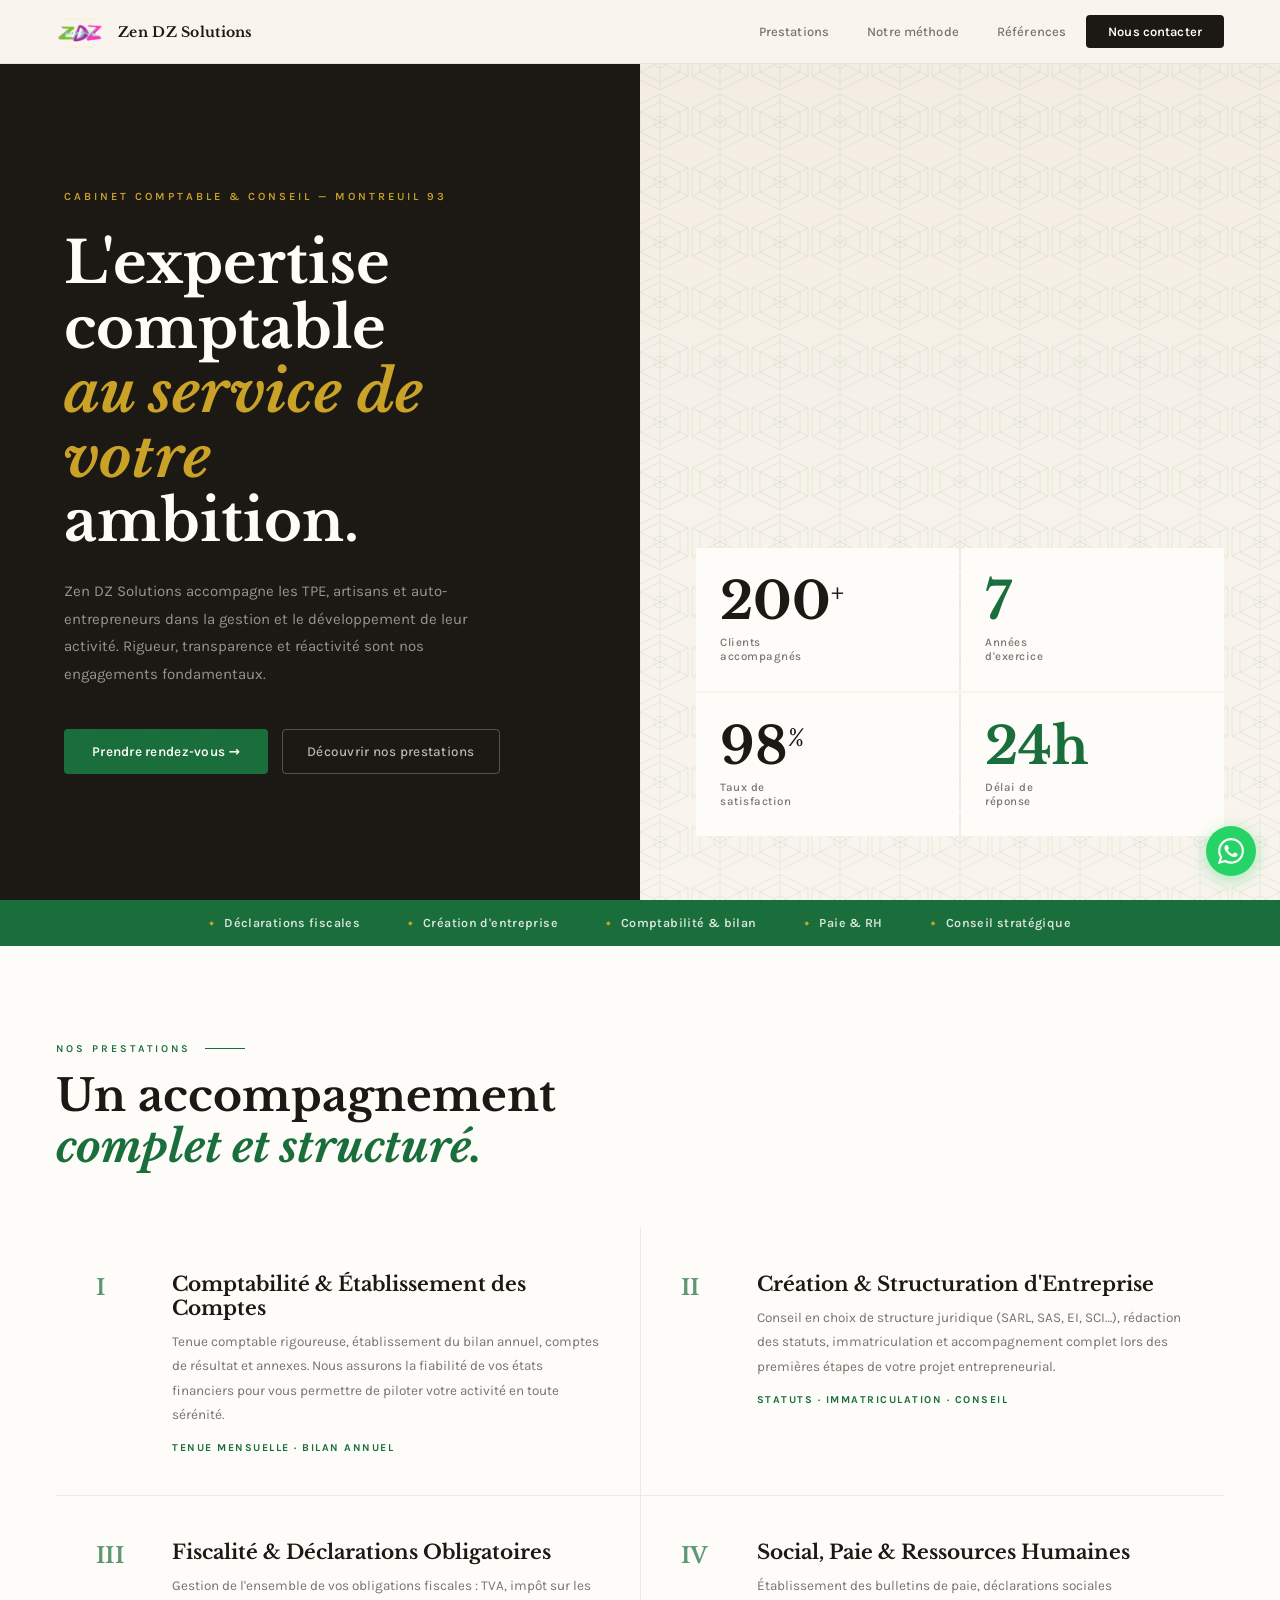
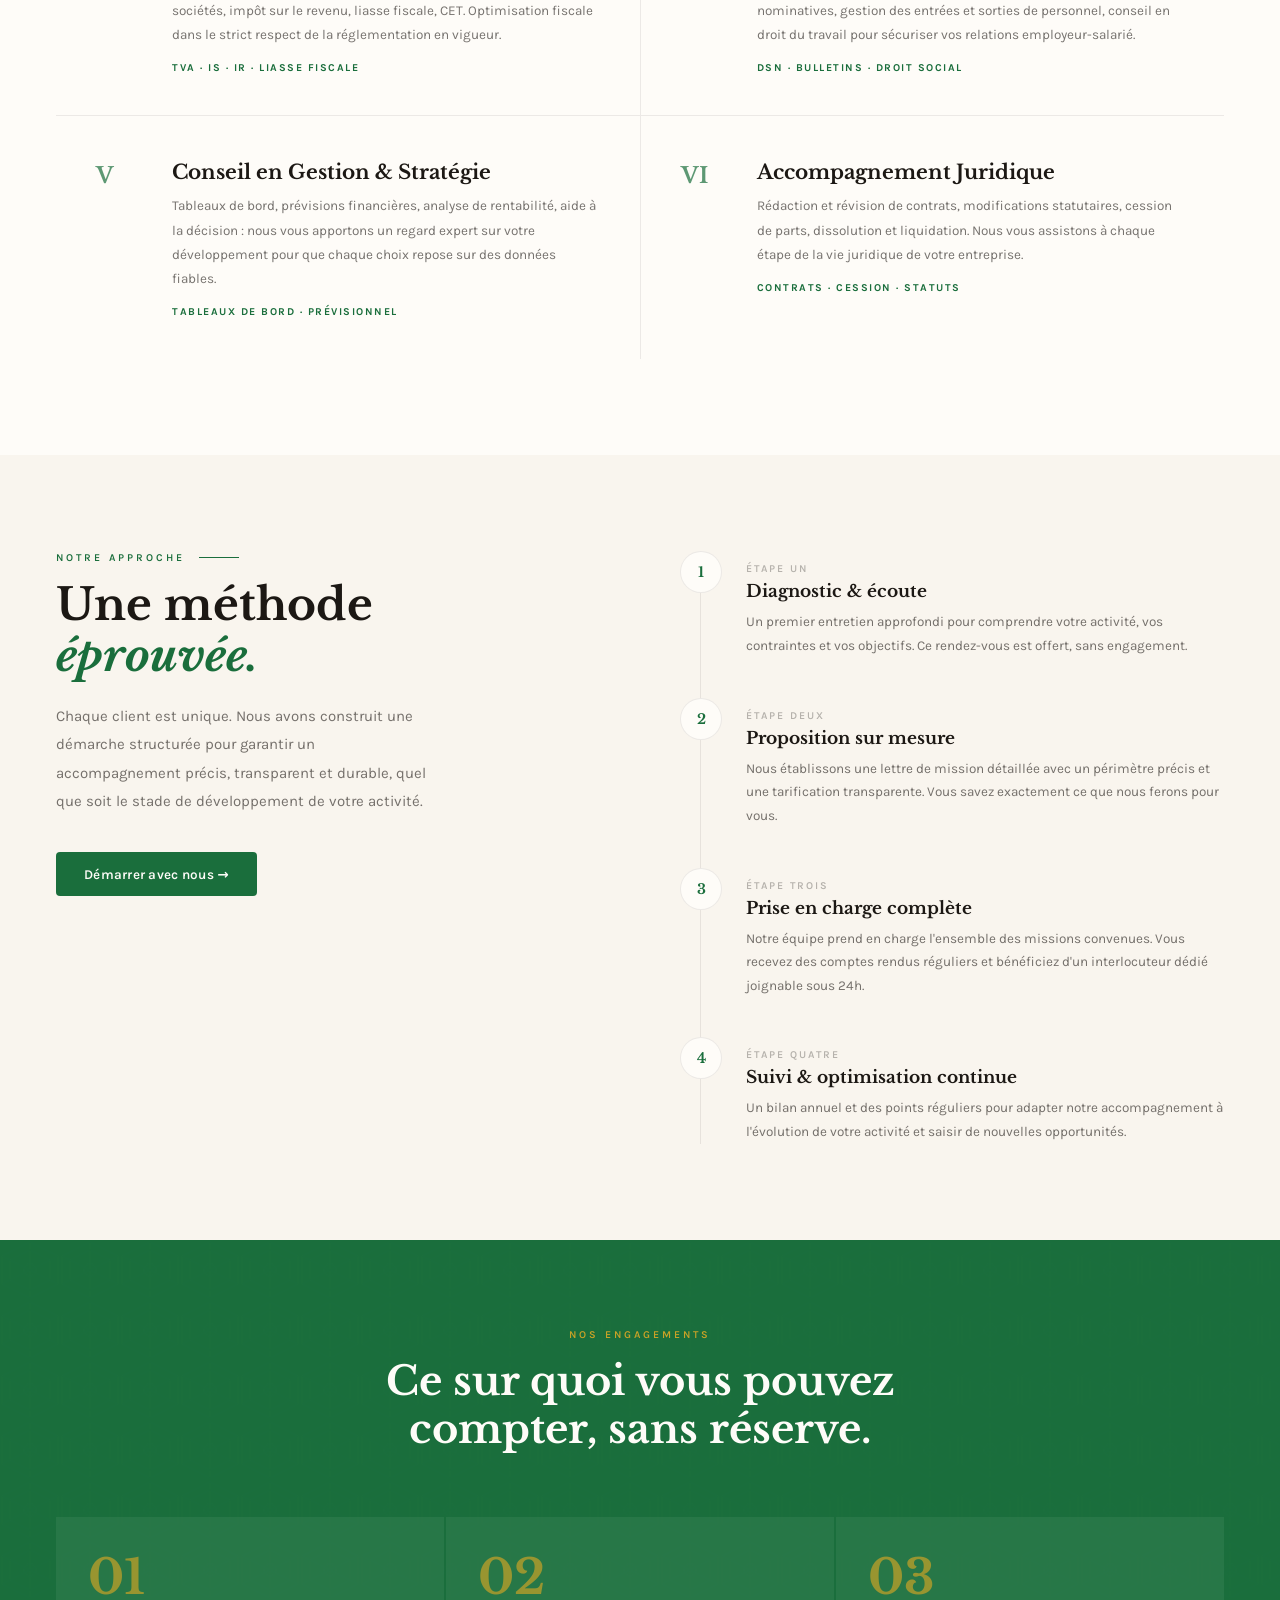
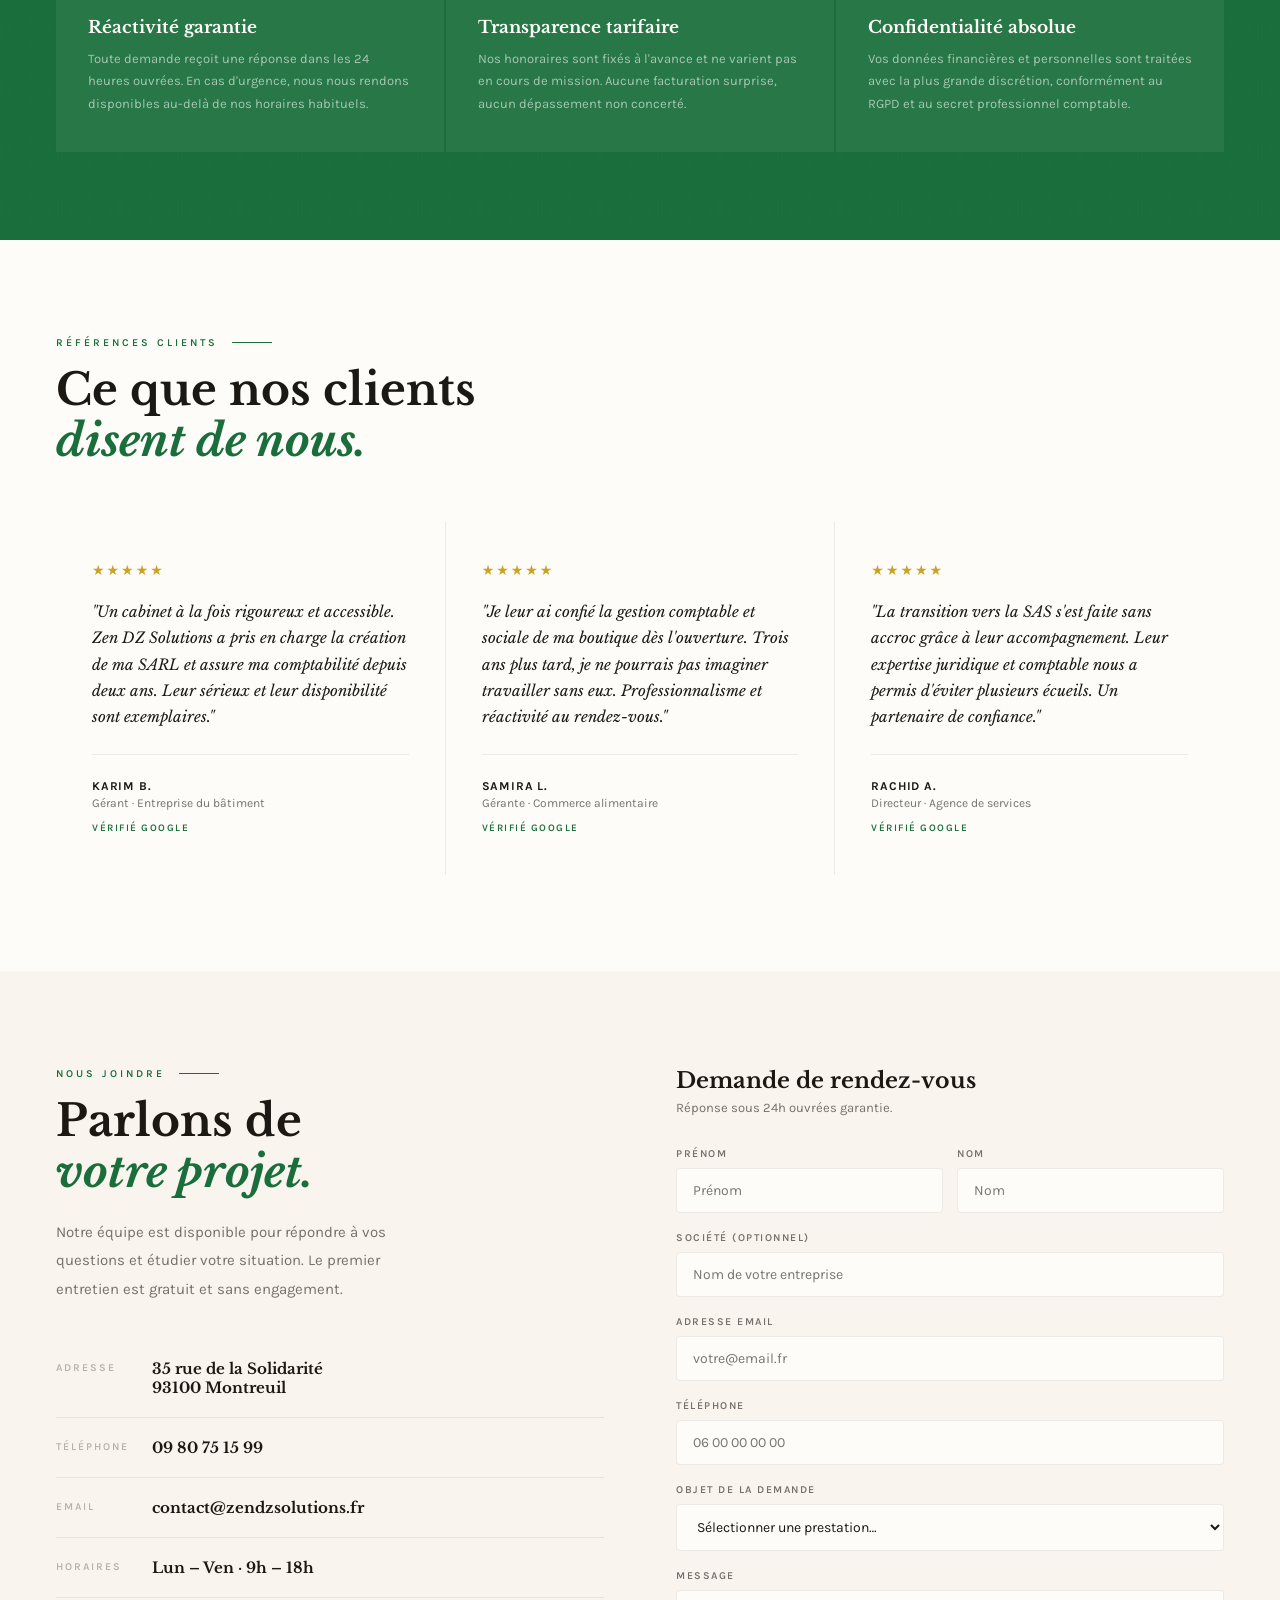
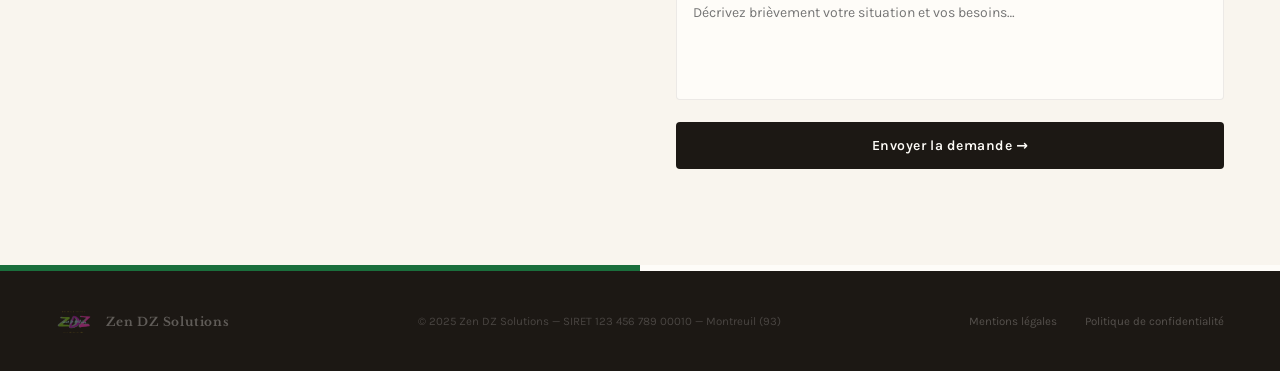
<file: maquette-4-medina/index.html>
<!DOCTYPE html>
<html lang="fr">
<head>
  <meta charset="UTF-8" />
  <meta name="viewport" content="width=device-width, initial-scale=1.0" />
  <title>Zen DZ Solutions — Cabinet Comptable & Conseil · Montreuil</title>
  <meta name="description" content="Cabinet de comptabilité et de conseil aux entreprises. Expertise reconnue, accompagnement personnalisé pour TPE et PME à Montreuil (93)." />
  <link rel="preconnect" href="https://fonts.googleapis.com" />
  <link rel="preconnect" href="https://fonts.gstatic.com" crossorigin />
  <link href="https://fonts.googleapis.com/css2?family=Libre+Baskerville:ital,wght@0,400;0,700;1,400&family=Karla:wght@400;500;600;700&display=swap" rel="stylesheet" />
  <link rel="stylesheet" href="css/styles.css" />
</head>
<body>

<!-- ===================== NAV ===================== -->
<nav id="navbar">
  <a href="#" class="nav-brand">
    <img src="images/logo.png" alt="Zen DZ Solutions" />
    <span class="nav-brand-name">Zen DZ Solutions</span>
  </a>
  <div class="nav-links">
    <a href="#services">Prestations</a>
    <a href="#methode">Notre méthode</a>
    <a href="#temoignages">Références</a>
    <a href="#contact" class="nav-cta">Nous contacter</a>
  </div>
</nav>

<!-- ===================== HERO SPLIT ===================== -->
<section class="hero">

  <!-- Panneau gauche : texte sur fond encre -->
  <div class="hero-left">
    <p class="hero-eyebrow reveal">Cabinet comptable &amp; conseil — Montreuil 93</p>
    <h1 class="reveal d1">
      L'expertise comptable<br>
      <em>au service de votre</em><br>
      ambition.
    </h1>
    <p class="hero-desc reveal d2">
      Zen DZ Solutions accompagne les TPE, artisans et auto-entrepreneurs
      dans la gestion et le développement de leur activité. Rigueur,
      transparence et réactivité sont nos engagements fondamentaux.
    </p>
    <div class="hero-actions reveal d2">
      <a href="#contact" class="btn-primary">Prendre rendez-vous →</a>
      <a href="#services" class="btn-outline">Découvrir nos prestations</a>
    </div>
  </div>

  <!-- Panneau droit : statistiques sur arabesque -->
  <div class="hero-right">
    <div class="hero-stats-grid reveal d1">
      <div class="hero-stat-block">
        <div class="hero-stat-num">200<sup>+</sup></div>
        <div class="hero-stat-label">Clients<br>accompagnés</div>
      </div>
      <div class="hero-stat-block">
        <div class="hero-stat-num hero-stat-accent">7</div>
        <div class="hero-stat-label">Années<br>d'exercice</div>
      </div>
      <div class="hero-stat-block">
        <div class="hero-stat-num">98<sup>%</sup></div>
        <div class="hero-stat-label">Taux de<br>satisfaction</div>
      </div>
      <div class="hero-stat-block">
        <div class="hero-stat-num hero-stat-accent">24h</div>
        <div class="hero-stat-label">Délai de<br>réponse</div>
      </div>
    </div>
  </div>

</section>

<!-- ===================== BANDEAU CONFIANCE ===================== -->
<div class="trust-bar">
  <span class="trust-item">Déclarations fiscales</span>
  <span class="trust-item">Création d'entreprise</span>
  <span class="trust-item">Comptabilité & bilan</span>
  <span class="trust-item">Paie & RH</span>
  <span class="trust-item">Conseil stratégique</span>
</div>

<!-- ===================== SERVICES ===================== -->
<section class="services" id="services">
  <div class="section-eyebrow reveal">Nos prestations</div>
  <h2 class="section-title reveal d1">Un accompagnement<br><em>complet et structuré.</em></h2>

  <div class="services-grid">

    <div class="service-item reveal">
      <div class="service-roman">I</div>
      <div class="service-content">
        <div class="service-name">Comptabilité & Établissement des Comptes</div>
        <p class="service-desc">
          Tenue comptable rigoureuse, établissement du bilan annuel, comptes
          de résultat et annexes. Nous assurons la fiabilité de vos états
          financiers pour vous permettre de piloter votre activité en toute
          sérénité.
        </p>
        <span class="service-tag">Tenue mensuelle · Bilan annuel</span>
      </div>
    </div>

    <div class="service-item reveal d1">
      <div class="service-roman">II</div>
      <div class="service-content">
        <div class="service-name">Création & Structuration d'Entreprise</div>
        <p class="service-desc">
          Conseil en choix de structure juridique (SARL, SAS, EI, SCI…),
          rédaction des statuts, immatriculation et accompagnement complet
          lors des premières étapes de votre projet entrepreneurial.
        </p>
        <span class="service-tag">Statuts · Immatriculation · Conseil</span>
      </div>
    </div>

    <div class="service-item reveal">
      <div class="service-roman">III</div>
      <div class="service-content">
        <div class="service-name">Fiscalité & Déclarations Obligatoires</div>
        <p class="service-desc">
          Gestion de l'ensemble de vos obligations fiscales : TVA, impôt sur
          les sociétés, impôt sur le revenu, liasse fiscale, CET. Optimisation
          fiscale dans le strict respect de la réglementation en vigueur.
        </p>
        <span class="service-tag">TVA · IS · IR · Liasse fiscale</span>
      </div>
    </div>

    <div class="service-item reveal d1">
      <div class="service-roman">IV</div>
      <div class="service-content">
        <div class="service-name">Social, Paie & Ressources Humaines</div>
        <p class="service-desc">
          Établissement des bulletins de paie, déclarations sociales nominatives,
          gestion des entrées et sorties de personnel, conseil en droit du travail
          pour sécuriser vos relations employeur-salarié.
        </p>
        <span class="service-tag">DSN · Bulletins · Droit social</span>
      </div>
    </div>

    <div class="service-item reveal">
      <div class="service-roman">V</div>
      <div class="service-content">
        <div class="service-name">Conseil en Gestion & Stratégie</div>
        <p class="service-desc">
          Tableaux de bord, prévisions financières, analyse de rentabilité,
          aide à la décision : nous vous apportons un regard expert sur votre
          développement pour que chaque choix repose sur des données fiables.
        </p>
        <span class="service-tag">Tableaux de bord · Prévisionnel</span>
      </div>
    </div>

    <div class="service-item reveal d1">
      <div class="service-roman">VI</div>
      <div class="service-content">
        <div class="service-name">Accompagnement Juridique</div>
        <p class="service-desc">
          Rédaction et révision de contrats, modifications statutaires,
          cession de parts, dissolution et liquidation. Nous vous assistons
          à chaque étape de la vie juridique de votre entreprise.
        </p>
        <span class="service-tag">Contrats · Cession · Statuts</span>
      </div>
    </div>

  </div>
</section>

<!-- ===================== NOTRE MÉTHODE ===================== -->
<section class="methode" id="methode">

  <div class="methode-left">
    <div class="section-eyebrow reveal">Notre approche</div>
    <h2 class="section-title reveal d1">Une méthode<br><em>éprouvée.</em></h2>
    <p class="methode-intro reveal d2">
      Chaque client est unique. Nous avons construit une démarche structurée
      pour garantir un accompagnement précis, transparent et durable,
      quel que soit le stade de développement de votre activité.
    </p>
    <div style="margin-top:36px;" class="reveal d3">
      <a href="#contact" class="btn-primary">Démarrer avec nous →</a>
    </div>
  </div>

  <div class="timeline reveal d1">

    <div class="timeline-item">
      <div class="timeline-dot">1</div>
      <div class="timeline-body">
        <div class="timeline-step">Étape un</div>
        <div class="timeline-title">Diagnostic & écoute</div>
        <p class="timeline-desc">
          Un premier entretien approfondi pour comprendre votre activité,
          vos contraintes et vos objectifs. Ce rendez-vous est offert,
          sans engagement.
        </p>
      </div>
    </div>

    <div class="timeline-item">
      <div class="timeline-dot">2</div>
      <div class="timeline-body">
        <div class="timeline-step">Étape deux</div>
        <div class="timeline-title">Proposition sur mesure</div>
        <p class="timeline-desc">
          Nous établissons une lettre de mission détaillée avec un périmètre
          précis et une tarification transparente. Vous savez exactement
          ce que nous ferons pour vous.
        </p>
      </div>
    </div>

    <div class="timeline-item">
      <div class="timeline-dot">3</div>
      <div class="timeline-body">
        <div class="timeline-step">Étape trois</div>
        <div class="timeline-title">Prise en charge complète</div>
        <p class="timeline-desc">
          Notre équipe prend en charge l'ensemble des missions convenues.
          Vous recevez des comptes rendus réguliers et bénéficiez d'un
          interlocuteur dédié joignable sous 24h.
        </p>
      </div>
    </div>

    <div class="timeline-item">
      <div class="timeline-dot">4</div>
      <div class="timeline-body">
        <div class="timeline-step">Étape quatre</div>
        <div class="timeline-title">Suivi & optimisation continue</div>
        <p class="timeline-desc">
          Un bilan annuel et des points réguliers pour adapter notre
          accompagnement à l'évolution de votre activité et saisir de
          nouvelles opportunités.
        </p>
      </div>
    </div>

  </div>
</section>

<!-- ===================== ENGAGEMENTS ===================== -->
<section class="engagements">
  <div class="engagements-header reveal">
    <div class="section-eyebrow">Nos engagements</div>
    <h2 class="engagements-title">Ce sur quoi vous pouvez<br>compter, sans réserve.</h2>
  </div>

  <div class="engagements-grid">

    <div class="engagement-block reveal">
      <div class="engagement-num">01</div>
      <div class="engagement-title">Réactivité garantie</div>
      <p class="engagement-desc">
        Toute demande reçoit une réponse dans les 24 heures ouvrées.
        En cas d'urgence, nous nous rendons disponibles au-delà de nos
        horaires habituels.
      </p>
    </div>

    <div class="engagement-block reveal d1">
      <div class="engagement-num">02</div>
      <div class="engagement-title">Transparence tarifaire</div>
      <p class="engagement-desc">
        Nos honoraires sont fixés à l'avance et ne varient pas en cours
        de mission. Aucune facturation surprise, aucun dépassement non concerté.
      </p>
    </div>

    <div class="engagement-block reveal d2">
      <div class="engagement-num">03</div>
      <div class="engagement-title">Confidentialité absolue</div>
      <p class="engagement-desc">
        Vos données financières et personnelles sont traitées avec la plus
        grande discrétion, conformément au RGPD et au secret professionnel
        comptable.
      </p>
    </div>

  </div>
</section>

<!-- ===================== TÉMOIGNAGES ===================== -->
<section class="temoignages" id="temoignages">
  <div class="section-eyebrow reveal">Références clients</div>
  <h2 class="section-title reveal d1">Ce que nos clients<br><em>disent de nous.</em></h2>

  <div class="temoignages-grid">

    <div class="temoignage-item reveal">
      <div class="temoignage-stars">★★★★★</div>
      <p class="temoignage-text">
        "Un cabinet à la fois rigoureux et accessible. Zen DZ Solutions a pris
        en charge la création de ma SARL et assure ma comptabilité depuis deux ans.
        Leur sérieux et leur disponibilité sont exemplaires."
      </p>
      <div class="temoignage-rule"></div>
      <div class="temoignage-author">Karim B.</div>
      <div class="temoignage-role">Gérant · Entreprise du bâtiment</div>
      <span class="temoignage-source">Vérifié Google</span>
    </div>

    <div class="temoignage-item reveal d1">
      <div class="temoignage-stars">★★★★★</div>
      <p class="temoignage-text">
        "Je leur ai confié la gestion comptable et sociale de ma boutique dès
        l'ouverture. Trois ans plus tard, je ne pourrais pas imaginer travailler
        sans eux. Professionnalisme et réactivité au rendez-vous."
      </p>
      <div class="temoignage-rule"></div>
      <div class="temoignage-author">Samira L.</div>
      <div class="temoignage-role">Gérante · Commerce alimentaire</div>
      <span class="temoignage-source">Vérifié Google</span>
    </div>

    <div class="temoignage-item reveal d2">
      <div class="temoignage-stars">★★★★★</div>
      <p class="temoignage-text">
        "La transition vers la SAS s'est faite sans accroc grâce à leur
        accompagnement. Leur expertise juridique et comptable nous a permis
        d'éviter plusieurs écueils. Un partenaire de confiance."
      </p>
      <div class="temoignage-rule"></div>
      <div class="temoignage-author">Rachid A.</div>
      <div class="temoignage-role">Directeur · Agence de services</div>
      <span class="temoignage-source">Vérifié Google</span>
    </div>

  </div>
</section>

<!-- ===================== CONTACT ===================== -->
<section class="contact" id="contact">

  <div>
    <div class="section-eyebrow reveal">Nous joindre</div>
    <h2 class="section-title reveal d1">Parlons de<br><em>votre projet.</em></h2>
    <p class="contact-intro reveal d2">
      Notre équipe est disponible pour répondre à vos questions et
      étudier votre situation. Le premier entretien est gratuit
      et sans engagement.
    </p>

    <div class="contact-detail reveal d2">
      <span class="detail-label">Adresse</span>
      <span class="detail-value">35 rue de la Solidarité<br>93100 Montreuil</span>
    </div>

    <div class="contact-detail reveal d2">
      <span class="detail-label">Téléphone</span>
      <span class="detail-value">
        <a href="tel:0980751599">09 80 75 15 99</a>
      </span>
    </div>

    <div class="contact-detail reveal d2">
      <span class="detail-label">Email</span>
      <span class="detail-value">
        <a href="mailto:contact@zendzsolutions.fr">contact@zendzsolutions.fr</a>
      </span>
    </div>

    <div class="contact-detail reveal d2">
      <span class="detail-label">Horaires</span>
      <span class="detail-value">Lun – Ven · 9h – 18h</span>
    </div>
  </div>

  <div class="contact-form-panel reveal d1">
    <div class="form-head">Demande de rendez-vous</div>
    <p class="form-subhead">Réponse sous 24h ouvrées garantie.</p>

    <form id="contact-form" action="https://formspree.io/contact@zendzsolutions.fr" method="POST">
      <div class="form-row">
        <div class="form-group">
          <label for="prenom">Prénom</label>
          <input type="text" id="prenom" name="prenom" placeholder="Prénom" required />
        </div>
        <div class="form-group">
          <label for="nom">Nom</label>
          <input type="text" id="nom" name="nom" placeholder="Nom" required />
        </div>
      </div>
      <div class="form-group">
        <label for="societe">Société (optionnel)</label>
        <input type="text" id="societe" name="societe" placeholder="Nom de votre entreprise" />
      </div>
      <div class="form-group">
        <label for="email">Adresse email</label>
        <input type="email" id="email" name="email" placeholder="votre@email.fr" required />
      </div>
      <div class="form-group">
        <label for="telephone">Téléphone</label>
        <input type="tel" id="telephone" name="telephone" placeholder="06 00 00 00 00" />
      </div>
      <div class="form-group">
        <label for="objet">Objet de la demande</label>
        <select id="objet" name="objet">
          <option value="">Sélectionner une prestation…</option>
          <option value="comptabilite">Comptabilité & bilan</option>
          <option value="creation">Création d'entreprise</option>
          <option value="fiscal">Fiscalité & déclarations</option>
          <option value="paie">Paie & ressources humaines</option>
          <option value="conseil">Conseil & gestion</option>
          <option value="juridique">Accompagnement juridique</option>
          <option value="autre">Autre demande</option>
        </select>
      </div>
      <div class="form-group">
        <label for="message">Message</label>
        <textarea id="message" name="message" placeholder="Décrivez brièvement votre situation et vos besoins…"></textarea>
      </div>

      <button type="submit" class="btn-submit" id="form-btn">Envoyer la demande →</button>
      <p id="form-success">Votre message a bien été envoyé. Nous vous répondrons sous 24h.</p>
    </form>
  </div>

</section>

<!-- ===================== FOOTER ===================== -->
<div class="footer-flag">
  <div class="flag-green"></div>
  <div class="flag-white"></div>
</div>

<footer>
  <a href="#" class="footer-brand">
    <img src="images/logo.png" alt="Zen DZ Solutions" />
    <span class="footer-brand-name">Zen DZ Solutions</span>
  </a>
  <p>© 2025 Zen DZ Solutions — SIRET 123 456 789 00010 — Montreuil (93)</p>
  <div class="footer-links">
    <a href="mentions-legales.html">Mentions légales</a>
    <a href="politique-confidentialite.html">Politique de confidentialité</a>
  </div>
</footer>

<!-- WhatsApp flottant -->
<a href="https://wa.me/33980751599" class="whatsapp-float" aria-label="Contacter via WhatsApp" target="_blank" rel="noopener">
  <svg viewBox="0 0 24 24" xmlns="http://www.w3.org/2000/svg">
    <path d="M17.472 14.382c-.297-.149-1.758-.867-2.03-.967-.273-.099-.471-.148-.67.15-.197.297-.767.966-.94 1.164-.173.199-.347.223-.644.075-.297-.15-1.255-.463-2.39-1.475-.883-.788-1.48-1.761-1.653-2.059-.173-.297-.018-.458.13-.606.134-.133.298-.347.446-.52.149-.174.198-.298.298-.497.099-.198.05-.371-.025-.52-.075-.149-.669-1.612-.916-2.207-.242-.579-.487-.5-.669-.51-.173-.008-.371-.01-.57-.01-.198 0-.52.074-.792.372-.272.297-1.04 1.016-1.04 2.479 0 1.462 1.065 2.875 1.213 3.074.149.198 2.096 3.2 5.077 4.487.709.306 1.262.489 1.694.625.712.227 1.36.195 1.871.118.571-.085 1.758-.719 2.006-1.413.248-.694.248-1.289.173-1.413-.074-.124-.272-.198-.57-.347m-5.421 7.403h-.004a9.87 9.87 0 01-5.031-1.378l-.361-.214-3.741.982.998-3.648-.235-.374a9.86 9.86 0 01-1.51-5.26c.001-5.45 4.436-9.884 9.888-9.884 2.64 0 5.122 1.03 6.988 2.898a9.825 9.825 0 012.893 6.994c-.003 5.45-4.437 9.884-9.885 9.884m8.413-18.297A11.815 11.815 0 0012.05 0C5.495 0 .16 5.335.157 11.892c0 2.096.547 4.142 1.588 5.945L.057 24l6.305-1.654a11.882 11.882 0 005.683 1.448h.005c6.554 0 11.89-5.335 11.893-11.893a11.821 11.821 0 00-3.48-8.413z"/>
  </svg>
</a>

<button id="scroll-top" aria-label="Retour en haut">↑</button>

<script src="js/main.js"></script>
</body>
</html>
</file>
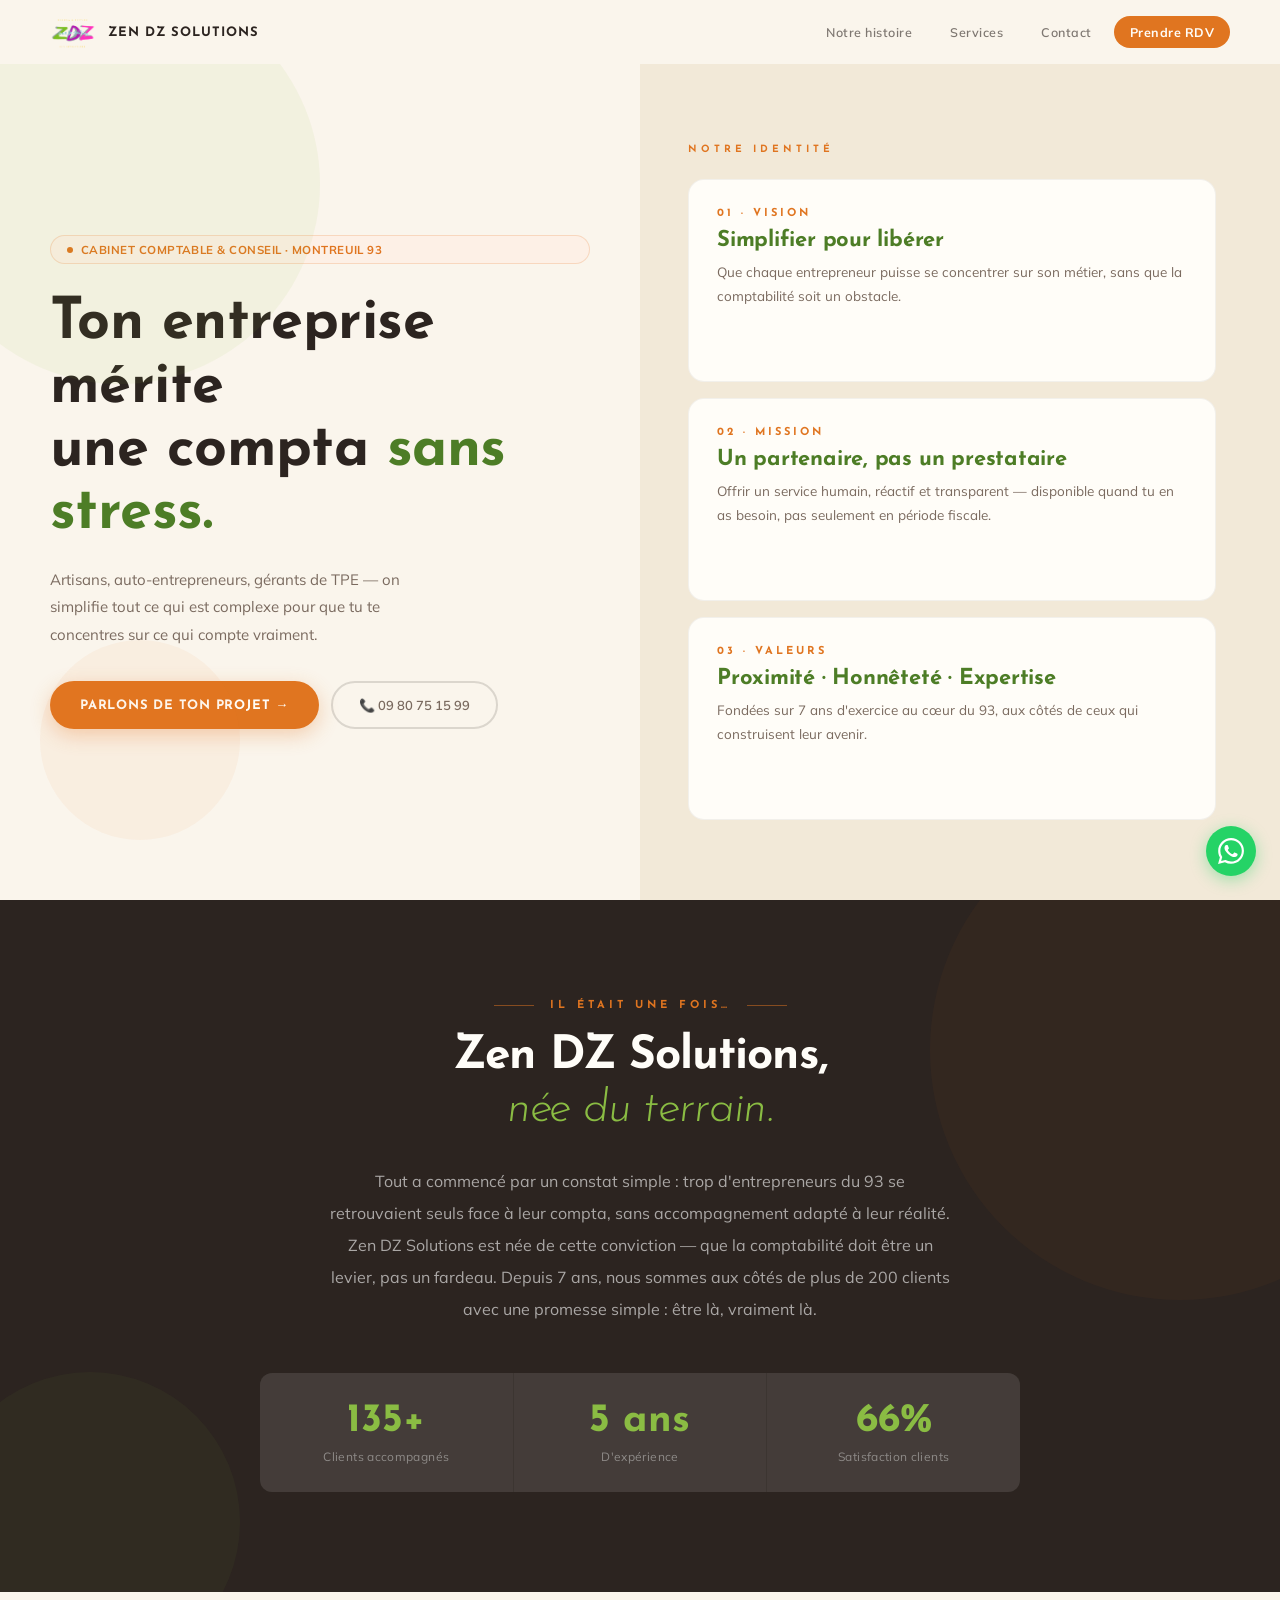
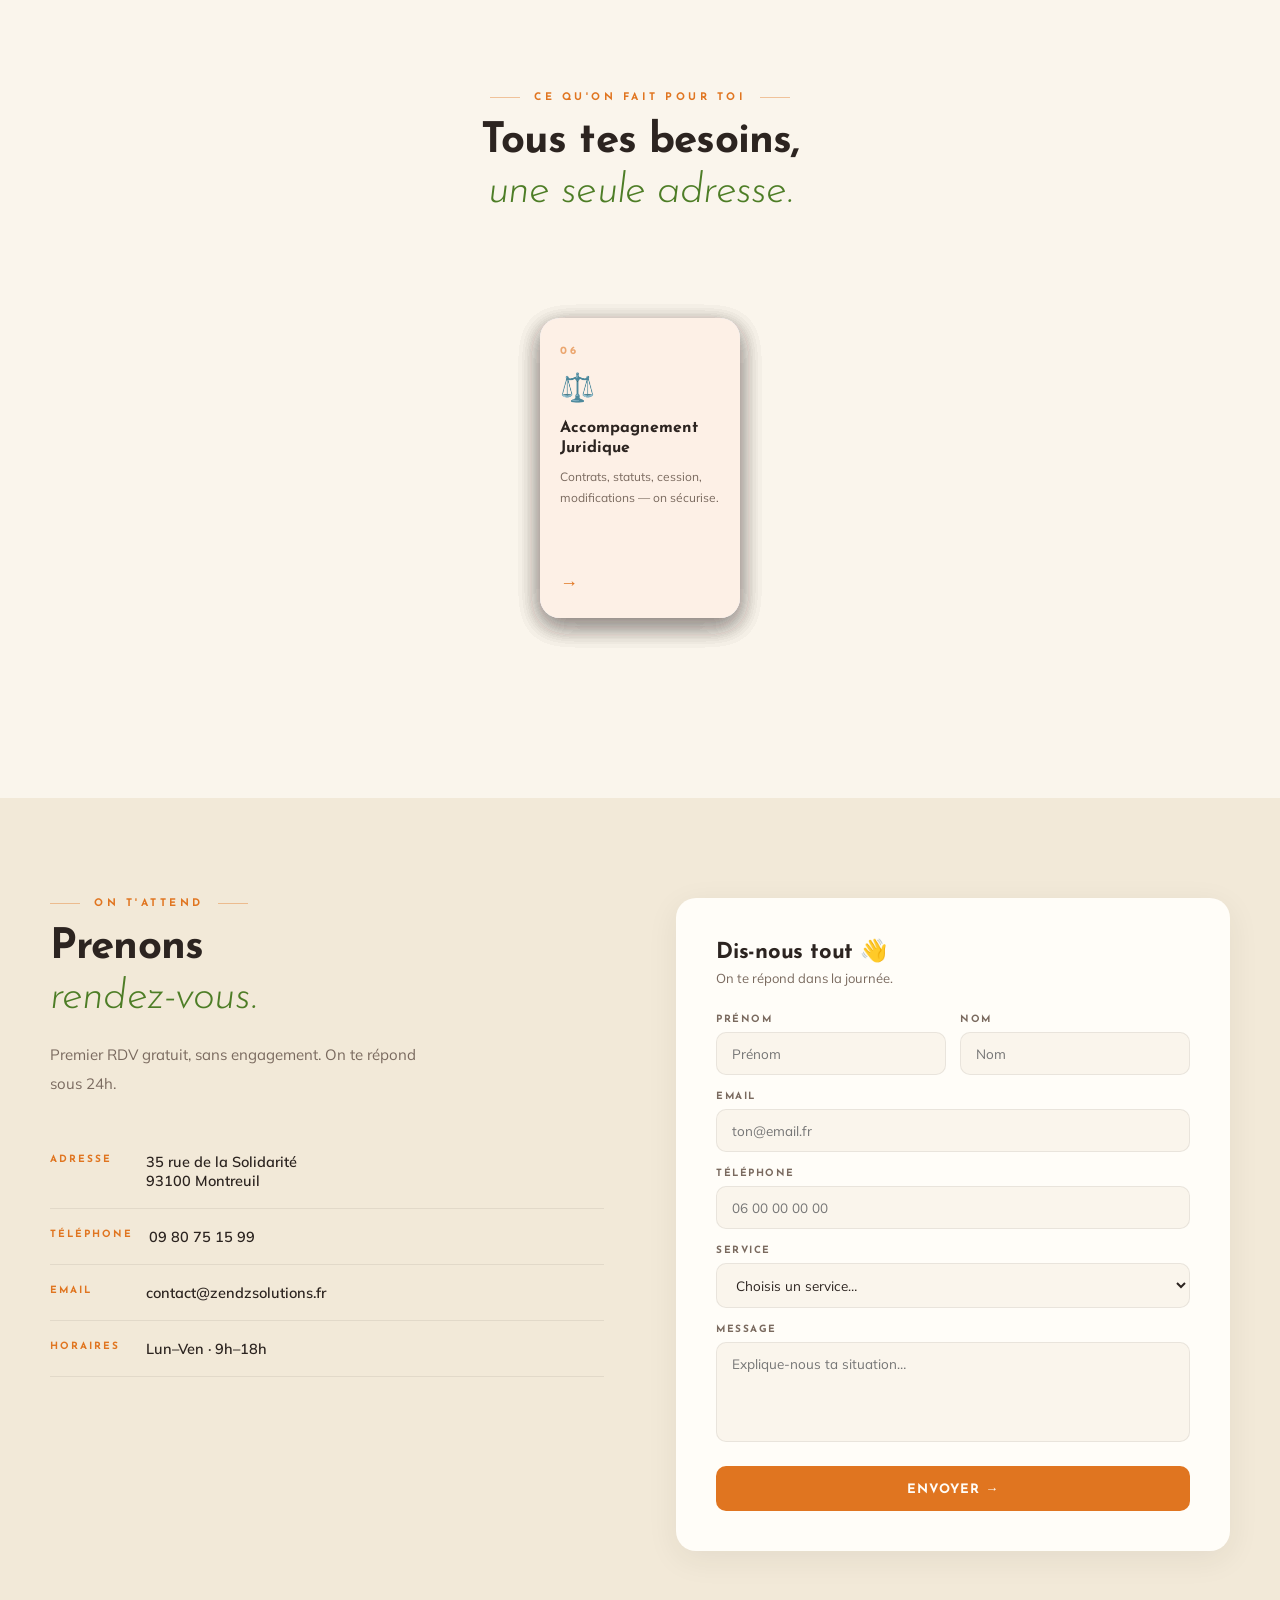
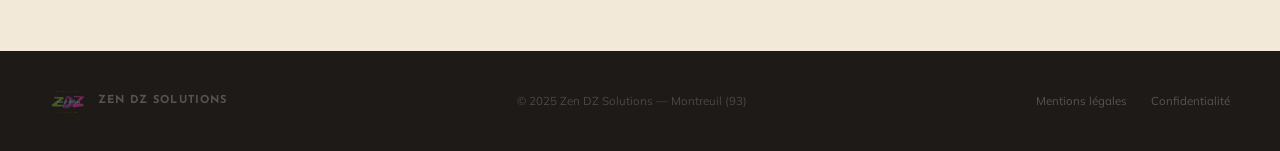
<file: maquette-6-a/index.html>
<!DOCTYPE html>
<html lang="fr">
<head>
<meta charset="UTF-8"/>
<meta name="viewport" content="width=device-width, initial-scale=1.0"/>
<title>Zen DZ Solutions — Maquette 6A · Parallax Classique</title>
<link rel="preconnect" href="https://fonts.googleapis.com"/>
<link rel="preconnect" href="https://fonts.gstatic.com" crossorigin/>
<link href="https://fonts.googleapis.com/css2?family=Josefin+Sans:wght@300;400;600;700&family=Mulish:wght@400;500;600&display=swap" rel="stylesheet"/>
<style>
/* =====================================================
   M6-A — PARALLAX CLASSIQUE
   Fonds à vitesses différentes, profondeur douce
   ===================================================== */
*,*::before,*::after{margin:0;padding:0;box-sizing:border-box}
:root{
  --beige:   #faf5ec;
  --beige-2: #f2e9d8;
  --ink:     #2c2420;
  --green:   #4d7d26;
  --lime:    #8abc43;
  --taupe:   #7a6a5f;
  --orange:  #e07520;
  --orange-s:#fdf0e6;
  --footer:  #1e1a17;
  --white:   #fffdf8;
  --gutter:  max(48px, calc((100vw - 1180px) / 2));
  --r:       16px;
}
html{font-size:16px;scroll-behavior:smooth}
body{font-family:'Mulish',sans-serif;background:var(--beige);color:var(--ink);overflow-x:hidden;-webkit-font-smoothing:antialiased}
a{color:inherit;text-decoration:none}
img{display:block;max-width:100%}

/* ——— NAV ——— */
nav{position:fixed;top:0;left:0;right:0;z-index:100;padding:0 var(--gutter);height:64px;display:flex;align-items:center;justify-content:space-between;transition:background .4s,box-shadow .4s}
nav.scrolled{background:rgba(250,245,236,.97);backdrop-filter:blur(12px);box-shadow:0 2px 20px rgba(44,36,32,.08)}
.nav-logo{display:flex;align-items:center;gap:12px}
.nav-logo img{height:36px}
.nav-logo-text{font-family:'Josefin Sans',sans-serif;font-size:13px;font-weight:700;letter-spacing:.08em;text-transform:uppercase;color:var(--ink)}
.nav-links{display:flex;align-items:center;gap:6px}
.nav-links a{font-size:12.5px;font-weight:600;letter-spacing:.04em;padding:8px 16px;color:var(--ink);opacity:.6;transition:opacity .2s}
.nav-links a:hover{opacity:1}
.nav-cta{background:var(--orange)!important;color:var(--white)!important;opacity:1!important;border-radius:50px;font-weight:700!important;transition:transform .2s,box-shadow .2s!important}
.nav-cta:hover{transform:translateY(-2px)!important;box-shadow:0 8px 20px rgba(224,117,32,.35)!important}

/* ——— HERO ——— */
.hero{min-height:100vh;display:grid;grid-template-columns:1fr 1fr;position:relative;overflow:hidden;padding-top:64px}

/* Fond parallax gauche */
.hero-left{
  background:var(--beige);
  display:flex;flex-direction:column;justify-content:center;
  padding:80px var(--gutter) 80px calc(var(--gutter));
  position:relative;overflow:hidden;
}
.parallax-circle{position:absolute;border-radius:50%;pointer-events:none}
.pc-1{width:400px;height:400px;background:var(--lime);opacity:.07;top:-80px;left:-80px}
.pc-2{width:200px;height:200px;background:var(--orange);opacity:.06;bottom:60px;left:40px}

.hero-badge{display:inline-flex;align-items:center;gap:8px;background:var(--orange-s);border:1.5px solid rgba(224,117,32,.2);border-radius:50px;padding:6px 16px;font-size:11.5px;font-weight:700;color:var(--orange);margin-bottom:28px;letter-spacing:.04em;text-transform:uppercase}
.hero-badge span{width:6px;height:6px;border-radius:50%;background:var(--orange);display:inline-block}

.hero h1{font-family:'Josefin Sans',sans-serif;font-size:clamp(38px,4.5vw,62px);font-weight:700;line-height:1.1;color:var(--ink);letter-spacing:-.01em}
.hero h1 .green{color:var(--green)}
.hero-sub{font-size:15px;line-height:1.85;color:var(--taupe);max-width:400px;margin-top:20px}
.hero-actions{display:flex;gap:12px;margin-top:32px;flex-wrap:wrap}
.btn-orange{display:inline-flex;align-items:center;gap:10px;background:var(--orange);color:var(--white);border-radius:50px;padding:14px 30px;font-family:'Josefin Sans',sans-serif;font-size:13px;font-weight:700;letter-spacing:.06em;text-transform:uppercase;box-shadow:0 6px 20px rgba(224,117,32,.3);transition:transform .2s,box-shadow .2s}
.btn-orange:hover{transform:translateY(-3px);box-shadow:0 12px 28px rgba(224,117,32,.35)}
.btn-outline{display:inline-flex;align-items:center;gap:8px;border:2px solid rgba(44,36,32,.15);border-radius:50px;padding:14px 26px;font-size:13px;font-weight:600;color:var(--taupe);transition:border-color .2s,color .2s}
.btn-outline:hover{border-color:var(--orange);color:var(--orange)}

/* VMV - côté droit */
.hero-right{
  background:var(--beige-2);
  display:flex;flex-direction:column;justify-content:center;align-items:stretch;
  padding:80px 64px 80px 48px;
  gap:16px;
  position:relative;
}
.hero-right-label{font-family:'Josefin Sans',sans-serif;font-size:10px;font-weight:700;letter-spacing:4px;text-transform:uppercase;color:var(--orange);margin-bottom:8px}
.vmv-card{
  background:var(--white);
  border:1.5px solid rgba(44,36,32,.06);
  border-radius:var(--r);padding:28px 28px 24px;
  cursor:pointer;
  transition:background .3s,transform .3s,box-shadow .3s;
  flex:1;
}
.vmv-card:hover{background:var(--orange);transform:translateX(6px);box-shadow:0 12px 32px rgba(224,117,32,.25)}
.vmv-card:hover .vmv-title,.vmv-card:hover .vmv-text{color:var(--white)}
.vmv-card:hover .vmv-num{color:rgba(255,255,255,.3)}
.vmv-num{font-family:'Josefin Sans',sans-serif;font-size:11px;font-weight:700;letter-spacing:3px;text-transform:uppercase;color:var(--orange);margin-bottom:10px;transition:color .3s}
.vmv-title{font-family:'Josefin Sans',sans-serif;font-size:22px;font-weight:700;color:var(--green);letter-spacing:-.01em;margin-bottom:8px;transition:color .3s}
.vmv-text{font-size:13.5px;line-height:1.75;color:var(--taupe);transition:color .3s}

/* ——— HISTOIRE — fond avec parallax background ——— */
.histoire{
  padding:100px var(--gutter);
  background-color:var(--ink);
  background-image:url("data:image/svg+xml,%3Csvg width='60' height='60' xmlns='http://www.w3.org/2000/svg'%3E%3Ccircle cx='30' cy='30' r='1.5' fill='rgba(255,255,255,.04)'/%3E%3C/svg%3E");
  background-attachment:fixed;
  position:relative;overflow:hidden;
}
.histoire-inner{max-width:760px;margin:0 auto;text-align:center;position:relative;z-index:2}
.histoire-eyebrow{font-family:'Josefin Sans',sans-serif;font-size:11px;font-weight:700;letter-spacing:4px;text-transform:uppercase;color:var(--orange);margin-bottom:20px;display:flex;align-items:center;justify-content:center;gap:16px}
.histoire-eyebrow::before,.histoire-eyebrow::after{content:'';width:40px;height:1px;background:var(--orange);opacity:.5}
.histoire h2{font-family:'Josefin Sans',sans-serif;font-size:clamp(28px,4vw,46px);font-weight:700;color:var(--white);letter-spacing:-.02em;line-height:1.15;margin-bottom:28px}
.histoire h2 em{font-style:italic;color:var(--lime);font-weight:300}
.histoire-text{font-size:16px;line-height:2;color:rgba(255,255,255,.6);max-width:620px;margin:0 auto 40px}
.histoire-stats{display:grid;grid-template-columns:repeat(3,1fr);gap:1px;background:rgba(255,255,255,.08);border-radius:12px;overflow:hidden;margin-top:48px}
.h-stat{background:rgba(255,255,255,.04);padding:28px 20px;text-align:center}
.h-stat-num{font-family:'Josefin Sans',sans-serif;font-size:40px;font-weight:700;color:var(--lime);line-height:1;white-space:nowrap}
.h-stat-label{font-size:12px;color:rgba(255,255,255,.4);margin-top:8px;letter-spacing:.03em}
/* Parallax blob dans histoire */
.histoire-blob{position:absolute;border-radius:50%;pointer-events:none;will-change:transform}
.hb-1{width:500px;height:500px;background:var(--orange);opacity:.04;top:-100px;right:-150px}
.hb-2{width:300px;height:300px;background:var(--lime);opacity:.05;bottom:-80px;left:-60px}

/* ——— SERVICES — cartes en éventail ——— */
.services{padding:100px var(--gutter);background:var(--beige);overflow:hidden}
.services-header{text-align:center;margin-bottom:60px}
.section-eyebrow{font-family:'Josefin Sans',sans-serif;font-size:10.5px;font-weight:700;letter-spacing:3.5px;text-transform:uppercase;color:var(--orange);display:flex;align-items:center;justify-content:center;gap:14px;margin-bottom:14px}
.section-eyebrow::before,.section-eyebrow::after{content:'';width:30px;height:1px;background:var(--orange);opacity:.4}
.section-title{font-family:'Josefin Sans',sans-serif;font-size:clamp(26px,3.5vw,42px);font-weight:700;color:var(--ink);letter-spacing:-.02em;line-height:1.2}
.section-title em{color:var(--green);font-style:italic;font-weight:300}

/* Fan de cartes */
.services-fan{display:flex;justify-content:center;align-items:flex-end;padding:40px 0 80px;position:relative;min-height:420px}
.svc-card{
  width:200px;min-height:300px;border-radius:20px;padding:28px 20px 24px;
  display:flex;flex-direction:column;
  position:absolute;cursor:pointer;
  box-shadow:0 8px 24px rgba(44,36,32,.12);
  transition:transform .45s cubic-bezier(.22,1,.36,1),box-shadow .45s,z-index .1s;
  transform-origin:bottom center;
}
.svc-card:nth-child(1){transform:rotate(-15deg) translate(-340px,20px);z-index:1;background:#edf6da}
.svc-card:nth-child(2){transform:rotate(-9deg) translate(-200px,8px);z-index:2;background:#f3e0f5}
.svc-card:nth-child(3){transform:rotate(-3deg) translate(-65px,2px);z-index:3;background:#fef8dc}
.svc-card:nth-child(4){transform:rotate(3deg) translate(65px,2px);z-index:4;background:#ffe0f4}
.svc-card:nth-child(5){transform:rotate(9deg) translate(200px,8px);z-index:5;background:#e8f7fd}
.svc-card:nth-child(6){transform:rotate(15deg) translate(340px,20px);z-index:6;background:#fdf0e6}
.svc-card:hover{transform:rotate(0) translate(0,-30px) scale(1.04)!important;z-index:20!important;box-shadow:0 28px 56px rgba(44,36,32,.18)!important}
.svc-num{font-family:'Josefin Sans',sans-serif;font-size:11px;font-weight:700;letter-spacing:3px;text-transform:uppercase;color:var(--orange);margin-bottom:12px;opacity:.6}
.svc-icon{font-size:28px;margin-bottom:14px}
.svc-name{font-family:'Josefin Sans',sans-serif;font-size:16px;font-weight:700;color:var(--ink);line-height:1.3;margin-bottom:8px}
.svc-desc{font-size:12px;line-height:1.7;color:var(--taupe);flex:1}
.svc-arrow{margin-top:16px;font-size:18px;color:var(--orange);font-weight:700}

/* ——— CONTACT ——— */
.contact{padding:100px var(--gutter);background:var(--beige-2);display:grid;grid-template-columns:1fr 1fr;gap:72px;align-items:start}
.contact-intro{font-size:15px;line-height:1.9;color:var(--taupe);margin-top:18px;margin-bottom:36px;max-width:380px}
.contact-item{padding:18px 0;border-bottom:1px solid rgba(44,36,32,.08);display:flex;gap:16px;align-items:start}
.contact-item:first-of-type{border-top:1px solid rgba(44,36,32,.08)}
.ci-label{font-family:'Josefin Sans',sans-serif;font-size:10px;font-weight:700;letter-spacing:2px;text-transform:uppercase;color:var(--orange);min-width:80px;padding-top:2px}
.ci-val{font-size:14.5px;font-weight:600;color:var(--ink)}
.ci-val a{color:inherit}
.form-wrap{background:var(--white);border-radius:20px;padding:40px;box-shadow:0 8px 32px rgba(44,36,32,.07)}
.form-title{font-family:'Josefin Sans',sans-serif;font-size:22px;font-weight:700;color:var(--ink);letter-spacing:-.01em;margin-bottom:6px}
.form-sub{font-size:13px;color:var(--taupe);margin-bottom:28px}
.form-row{display:grid;grid-template-columns:1fr 1fr;gap:14px}
.fg{margin-bottom:16px}
.fg label{display:block;font-family:'Josefin Sans',sans-serif;font-size:10px;font-weight:700;letter-spacing:1.5px;text-transform:uppercase;color:var(--taupe);margin-bottom:7px}
.fg input,.fg select,.fg textarea{width:100%;background:var(--beige);border:1.5px solid rgba(44,36,32,.08);border-radius:10px;padding:12px 15px;font-family:'Mulish',sans-serif;font-size:13.5px;color:var(--ink);outline:none;transition:border-color .2s,box-shadow .2s}
.fg input:focus,.fg select:focus,.fg textarea:focus{border-color:var(--orange);box-shadow:0 0 0 3px rgba(224,117,32,.1)}
.fg textarea{resize:none;height:100px}
.btn-submit{width:100%;background:var(--orange);color:var(--white);border:none;border-radius:10px;padding:15px;font-family:'Josefin Sans',sans-serif;font-size:13px;font-weight:700;letter-spacing:.08em;text-transform:uppercase;cursor:pointer;transition:transform .2s,box-shadow .2s;margin-top:4px}
.btn-submit:hover{transform:translateY(-2px);box-shadow:0 10px 24px rgba(224,117,32,.3)}
#form-success{display:none;margin-top:12px;font-size:13px;font-weight:600;color:var(--green)}

/* ——— FOOTER ——— */
footer{background:var(--footer);padding:36px var(--gutter);display:flex;justify-content:space-between;align-items:center;flex-wrap:wrap;gap:16px}
.foot-brand{display:flex;align-items:center;gap:12px}
.foot-brand img{height:28px;opacity:.4}
.foot-brand-name{font-family:'Josefin Sans',sans-serif;font-size:11px;font-weight:700;letter-spacing:.1em;text-transform:uppercase;color:rgba(255,255,255,.25)}
footer p{font-size:11.5px;color:rgba(255,255,255,.2)}
.foot-links{display:flex;gap:24px}
.foot-links a{font-size:11.5px;color:rgba(255,255,255,.25);text-decoration:none;transition:color .2s}
.foot-links a:hover{color:var(--orange)}

/* ——— WHATSAPP ——— */
.wa{position:fixed;bottom:24px;right:24px;z-index:90;width:50px;height:50px;border-radius:50%;background:#25D366;display:flex;align-items:center;justify-content:center;text-decoration:none;box-shadow:0 4px 16px rgba(37,211,102,.4);transition:transform .2s}
.wa:hover{transform:scale(1.1)}
.wa svg{width:26px;height:26px;fill:#fff}
#scroll-top{position:fixed;bottom:84px;right:24px;z-index:90;width:42px;height:42px;border-radius:50%;background:var(--orange);color:var(--white);border:none;font-size:18px;cursor:pointer;display:flex;align-items:center;justify-content:center;box-shadow:0 4px 12px rgba(224,117,32,.35);opacity:0;pointer-events:none;transition:opacity .3s,transform .3s}
#scroll-top.visible{opacity:1;pointer-events:auto}
#scroll-top:hover{transform:translateY(-3px)}

/* ——— REVEAL ——— */
.reveal{opacity:0;transform:translateY(28px);transition:opacity .8s cubic-bezier(.22,1,.36,1),transform .8s cubic-bezier(.22,1,.36,1)}
.reveal.visible{opacity:1;transform:none}
.d1{transition-delay:.1s}.d2{transition-delay:.2s}.d3{transition-delay:.3s}.d4{transition-delay:.4s}.d5{transition-delay:.5s}

/* ——— RESPONSIVE ——— */
@media(max-width:1024px){
  :root{--gutter:32px}
  .hero{grid-template-columns:1fr}
  .hero-right{padding:48px 32px}
  .contact{grid-template-columns:1fr;gap:40px}
}
@media(max-width:640px){
  :root{--gutter:20px}
  .nav-links a:not(.nav-cta){display:none}
  .services-fan{transform:scale(.8);min-height:340px}
  .form-row{grid-template-columns:1fr}
  footer{flex-direction:column;text-align:center}
}
</style>
</head>
<body>

<nav id="navbar">
  <div class="nav-logo">
    <img src="../maquette-3-chaleur/images/logo.png" alt="Zen DZ Solutions"/>
    <span class="nav-logo-text">Zen DZ Solutions</span>
  </div>
  <div class="nav-links">
    <a href="#histoire">Notre histoire</a>
    <a href="#services">Services</a>
    <a href="#contact">Contact</a>
    <a href="#contact" class="nav-cta">Prendre RDV</a>
  </div>
</nav>

<!-- HERO -->
<section class="hero">
  <div class="hero-left">
    <div class="parallax-circle pc-1" data-parallax="0.3"></div>
    <div class="parallax-circle pc-2" data-parallax="0.5"></div>

    <div class="hero-badge reveal"><span></span>Cabinet comptable & conseil · Montreuil 93</div>
    <h1 class="reveal d1">
      Ton entreprise mérite<br>
      une compta <span class="green">sans stress.</span>
    </h1>
    <p class="hero-sub reveal d2">
      Artisans, auto-entrepreneurs, gérants de TPE — on simplifie
      tout ce qui est complexe pour que tu te concentres sur ce qui compte vraiment.
    </p>
    <div class="hero-actions reveal d2">
      <a href="#contact" class="btn-orange">Parlons de ton projet →</a>
      <a href="tel:0980751599" class="btn-outline">📞 09 80 75 15 99</a>
    </div>
  </div>

  <div class="hero-right">
    <div class="hero-right-label reveal">Notre identité</div>

    <div class="vmv-card reveal d1">
      <div class="vmv-num">01 · Vision</div>
      <div class="vmv-title">Simplifier pour libérer</div>
      <p class="vmv-text">Que chaque entrepreneur puisse se concentrer sur son métier, sans que la comptabilité soit un obstacle.</p>
    </div>

    <div class="vmv-card reveal d2">
      <div class="vmv-num">02 · Mission</div>
      <div class="vmv-title">Un partenaire, pas un prestataire</div>
      <p class="vmv-text">Offrir un service humain, réactif et transparent — disponible quand tu en as besoin, pas seulement en période fiscale.</p>
    </div>

    <div class="vmv-card reveal d3">
      <div class="vmv-num">03 · Valeurs</div>
      <div class="vmv-title">Proximité · Honnêteté · Expertise</div>
      <p class="vmv-text">Fondées sur 7 ans d'exercice au cœur du 93, aux côtés de ceux qui construisent leur avenir.</p>
    </div>
  </div>
</section>

<!-- HISTOIRE -->
<section class="histoire" id="histoire">
  <div class="histoire-blob hb-1" data-parallax="0.2"></div>
  <div class="histoire-blob hb-2" data-parallax="0.35"></div>

  <div class="histoire-inner">
    <div class="histoire-eyebrow reveal">Il était une fois…</div>
    <h2 class="reveal d1">
      Zen DZ Solutions,<br>
      <em>née du terrain.</em>
    </h2>
    <p class="histoire-text reveal d2">
      Tout a commencé par un constat simple : trop d'entrepreneurs du 93 se retrouvaient seuls face à leur compta, sans accompagnement adapté à leur réalité. Zen DZ Solutions est née de cette conviction — que la comptabilité doit être un levier, pas un fardeau. Depuis 7 ans, nous sommes aux côtés de plus de 200 clients avec une promesse simple : être là, vraiment là.
    </p>

    <div class="histoire-stats reveal d3">
      <div class="h-stat">
        <div class="h-stat-num" data-counter data-target="200" data-suffix="+">200+</div>
        <div class="h-stat-label">Clients accompagnés</div>
      </div>
      <div class="h-stat">
        <div class="h-stat-num" data-counter data-target="7" data-suffix=" ans" style="white-space:nowrap">7 ans</div>
        <div class="h-stat-label">D'expérience</div>
      </div>
      <div class="h-stat">
        <div class="h-stat-num" data-counter data-target="98" data-suffix="%">98%</div>
        <div class="h-stat-label">Satisfaction clients</div>
      </div>
    </div>
  </div>
</section>

<!-- SERVICES -->
<section class="services" id="services">
  <div class="services-header">
    <div class="section-eyebrow reveal">Ce qu'on fait pour toi</div>
    <h2 class="section-title reveal d1">Tous tes besoins,<br><em>une seule adresse.</em></h2>
  </div>

  <div class="services-fan">
    <div class="svc-card reveal">
      <div class="svc-num">01</div>
      <div class="svc-icon">📊</div>
      <div class="svc-name">Comptabilité & Bilan</div>
      <p class="svc-desc">Tenue complète, bilan annuel, comptes de résultat. Tout est clair, sans surprise.</p>
      <div class="svc-arrow">→</div>
    </div>
    <div class="svc-card reveal d1">
      <div class="svc-num">02</div>
      <div class="svc-icon">🚀</div>
      <div class="svc-name">Création d'entreprise</div>
      <p class="svc-desc">SARL, SAS, auto-entreprise — on choisit ensemble et on gère toutes les formalités.</p>
      <div class="svc-arrow">→</div>
    </div>
    <div class="svc-card reveal d2">
      <div class="svc-num">03</div>
      <div class="svc-icon">📝</div>
      <div class="svc-name">Déclarations Fiscales</div>
      <p class="svc-desc">TVA, IS, IR, liasse fiscale — zéro pénalité, zéro retard.</p>
      <div class="svc-arrow">→</div>
    </div>
    <div class="svc-card reveal d3">
      <div class="svc-num">04</div>
      <div class="svc-icon">👥</div>
      <div class="svc-name">Paie & RH</div>
      <p class="svc-desc">Bulletins de salaire, DSN, gestion des entrées et sorties.</p>
      <div class="svc-arrow">→</div>
    </div>
    <div class="svc-card reveal d4">
      <div class="svc-num">05</div>
      <div class="svc-icon">💡</div>
      <div class="svc-name">Conseil & Stratégie</div>
      <p class="svc-desc">Tableaux de bord, prévisionnel, aide à la décision.</p>
      <div class="svc-arrow">→</div>
    </div>
    <div class="svc-card reveal d5">
      <div class="svc-num">06</div>
      <div class="svc-icon">⚖️</div>
      <div class="svc-name">Accompagnement Juridique</div>
      <p class="svc-desc">Contrats, statuts, cession, modifications — on sécurise.</p>
      <div class="svc-arrow">→</div>
    </div>
  </div>
</section>

<!-- CONTACT -->
<section class="contact" id="contact">
  <div>
    <div class="section-eyebrow reveal" style="justify-content:flex-start">
      <span style="width:0;display:none"></span>On t'attend
    </div>
    <h2 class="section-title reveal d1">Prenons<br><em>rendez-vous.</em></h2>
    <p class="contact-intro reveal d2">Premier RDV gratuit, sans engagement. On te répond sous 24h.</p>

    <div class="contact-item reveal d2">
      <span class="ci-label">Adresse</span>
      <span class="ci-val">35 rue de la Solidarité<br>93100 Montreuil</span>
    </div>
    <div class="contact-item reveal d2">
      <span class="ci-label">Téléphone</span>
      <span class="ci-val"><a href="tel:0980751599">09 80 75 15 99</a></span>
    </div>
    <div class="contact-item reveal d2">
      <span class="ci-label">Email</span>
      <span class="ci-val"><a href="mailto:contact@zendzsolutions.fr">contact@zendzsolutions.fr</a></span>
    </div>
    <div class="contact-item reveal d2">
      <span class="ci-label">Horaires</span>
      <span class="ci-val">Lun–Ven · 9h–18h</span>
    </div>
  </div>

  <div class="form-wrap reveal d1">
    <div class="form-title">Dis-nous tout 👋</div>
    <p class="form-sub">On te répond dans la journée.</p>
    <form id="contact-form" action="https://formspree.io/contact@zendzsolutions.fr" method="POST">
      <div class="form-row">
        <div class="fg"><label>Prénom</label><input type="text" name="prenom" placeholder="Prénom" required/></div>
        <div class="fg"><label>Nom</label><input type="text" name="nom" placeholder="Nom" required/></div>
      </div>
      <div class="fg"><label>Email</label><input type="email" name="email" placeholder="ton@email.fr" required/></div>
      <div class="fg"><label>Téléphone</label><input type="tel" name="telephone" placeholder="06 00 00 00 00"/></div>
      <div class="fg"><label>Service</label>
        <select name="service">
          <option value="">Choisis un service…</option>
          <option>Comptabilité & bilan</option>
          <option>Création d'entreprise</option>
          <option>Déclarations fiscales</option>
          <option>Paie & RH</option>
          <option>Conseil & stratégie</option>
          <option>Juridique</option>
        </select>
      </div>
      <div class="fg"><label>Message</label><textarea name="message" placeholder="Explique-nous ta situation…"></textarea></div>
      <button type="submit" class="btn-submit" id="form-btn">Envoyer →</button>
      <p id="form-success">✅ Message envoyé ! On revient vers toi très vite.</p>
    </form>
  </div>
</section>

<footer>
  <div class="foot-brand">
    <img src="../maquette-3-chaleur/images/logo.png" alt="Zen DZ"/>
    <span class="foot-brand-name">Zen DZ Solutions</span>
  </div>
  <p>© 2025 Zen DZ Solutions — Montreuil (93)</p>
  <div class="foot-links">
    <a href="../maquette-3-chaleur/mentions-legales.html">Mentions légales</a>
    <a href="../maquette-3-chaleur/politique-confidentialite.html">Confidentialité</a>
  </div>
</footer>

<a href="https://wa.me/33980751599" class="wa" target="_blank" rel="noopener" aria-label="WhatsApp">
  <svg viewBox="0 0 24 24"><path d="M17.472 14.382c-.297-.149-1.758-.867-2.03-.967-.273-.099-.471-.148-.67.15-.197.297-.767.966-.94 1.164-.173.199-.347.223-.644.075-.297-.15-1.255-.463-2.39-1.475-.883-.788-1.48-1.761-1.653-2.059-.173-.297-.018-.458.13-.606.134-.133.298-.347.446-.52.149-.174.198-.298.298-.497.099-.198.05-.371-.025-.52-.075-.149-.669-1.612-.916-2.207-.242-.579-.487-.5-.669-.51-.173-.008-.371-.01-.57-.01-.198 0-.52.074-.792.372-.272.297-1.04 1.016-1.04 2.479 0 1.462 1.065 2.875 1.213 3.074.149.198 2.096 3.2 5.077 4.487.709.306 1.262.489 1.694.625.712.227 1.36.195 1.871.118.571-.085 1.758-.719 2.006-1.413.248-.694.248-1.289.173-1.413-.074-.124-.272-.198-.57-.347m-5.421 7.403h-.004a9.87 9.87 0 01-5.031-1.378l-.361-.214-3.741.982.998-3.648-.235-.374a9.86 9.86 0 01-1.51-5.26c.001-5.45 4.436-9.884 9.888-9.884 2.64 0 5.122 1.03 6.988 2.898a9.825 9.825 0 012.893 6.994c-.003 5.45-4.437 9.884-9.885 9.884m8.413-18.297A11.815 11.815 0 0012.05 0C5.495 0 .16 5.335.157 11.892c0 2.096.547 4.142 1.588 5.945L.057 24l6.305-1.654a11.882 11.882 0 005.683 1.448h.005c6.554 0 11.89-5.335 11.893-11.893a11.821 11.821 0 00-3.48-8.413z"/></svg>
</a>
<button id="scroll-top" aria-label="Haut de page">↑</button>

<script>
// NAV scroll
const nav = document.getElementById('navbar');
window.addEventListener('scroll', () => nav.classList.toggle('scrolled', window.scrollY > 60));

// PARALLAX
const parallaxEls = document.querySelectorAll('[data-parallax]');
window.addEventListener('scroll', () => {
  const sy = window.scrollY;
  parallaxEls.forEach(el => {
    const speed = parseFloat(el.dataset.parallax);
    el.style.transform = `translateY(${sy * speed}px)`;
  });
}, {passive: true});

// REVEAL
const ro = new IntersectionObserver(entries => {
  entries.forEach(e => { if(e.isIntersecting) e.target.classList.add('visible'); });
}, {threshold:.12, rootMargin:'0px 0px -40px 0px'});
document.querySelectorAll('.reveal').forEach(el => ro.observe(el));

// COUNTERS
function animateCounter(el) {
  const target = parseFloat(el.dataset.target);
  const suffix = el.dataset.suffix || '';
  const start = performance.now();
  const dur = 1800;
  function update(now) {
    const p = Math.min((now - start) / dur, 1);
    const ease = 1 - Math.pow(1 - p, 3);
    el.textContent = Math.round(ease * target) + suffix;
    if(p < 1) requestAnimationFrame(update);
  }
  requestAnimationFrame(update);
}
const co = new IntersectionObserver(entries => {
  entries.forEach(e => {
    if(e.isIntersecting && !e.target.dataset.animated) {
      e.target.dataset.animated = 'true';
      animateCounter(e.target);
    }
  });
}, {threshold:.5});
document.querySelectorAll('[data-counter]').forEach(el => co.observe(el));

// SCROLL TOP
const st = document.getElementById('scroll-top');
window.addEventListener('scroll', () => st.classList.toggle('visible', window.scrollY > 400));
st.addEventListener('click', () => window.scrollTo({top:0,behavior:'smooth'}));

// FORM
const form = document.getElementById('contact-form');
if(form) form.addEventListener('submit', async e => {
  e.preventDefault();
  const btn = document.getElementById('form-btn');
  btn.disabled = true; btn.textContent = 'Envoi…';
  try {
    const r = await fetch(form.action, {method:'POST', body:new FormData(form), headers:{'Accept':'application/json'}});
    if(r.ok) { form.reset(); document.getElementById('form-success').style.display='block'; btn.style.display='none'; }
    else { btn.textContent = 'Erreur — réessayez'; btn.disabled = false; }
  } catch { btn.textContent = 'Erreur — réessayez'; btn.disabled = false; }
});
</script>
</body>
</html>
</file>
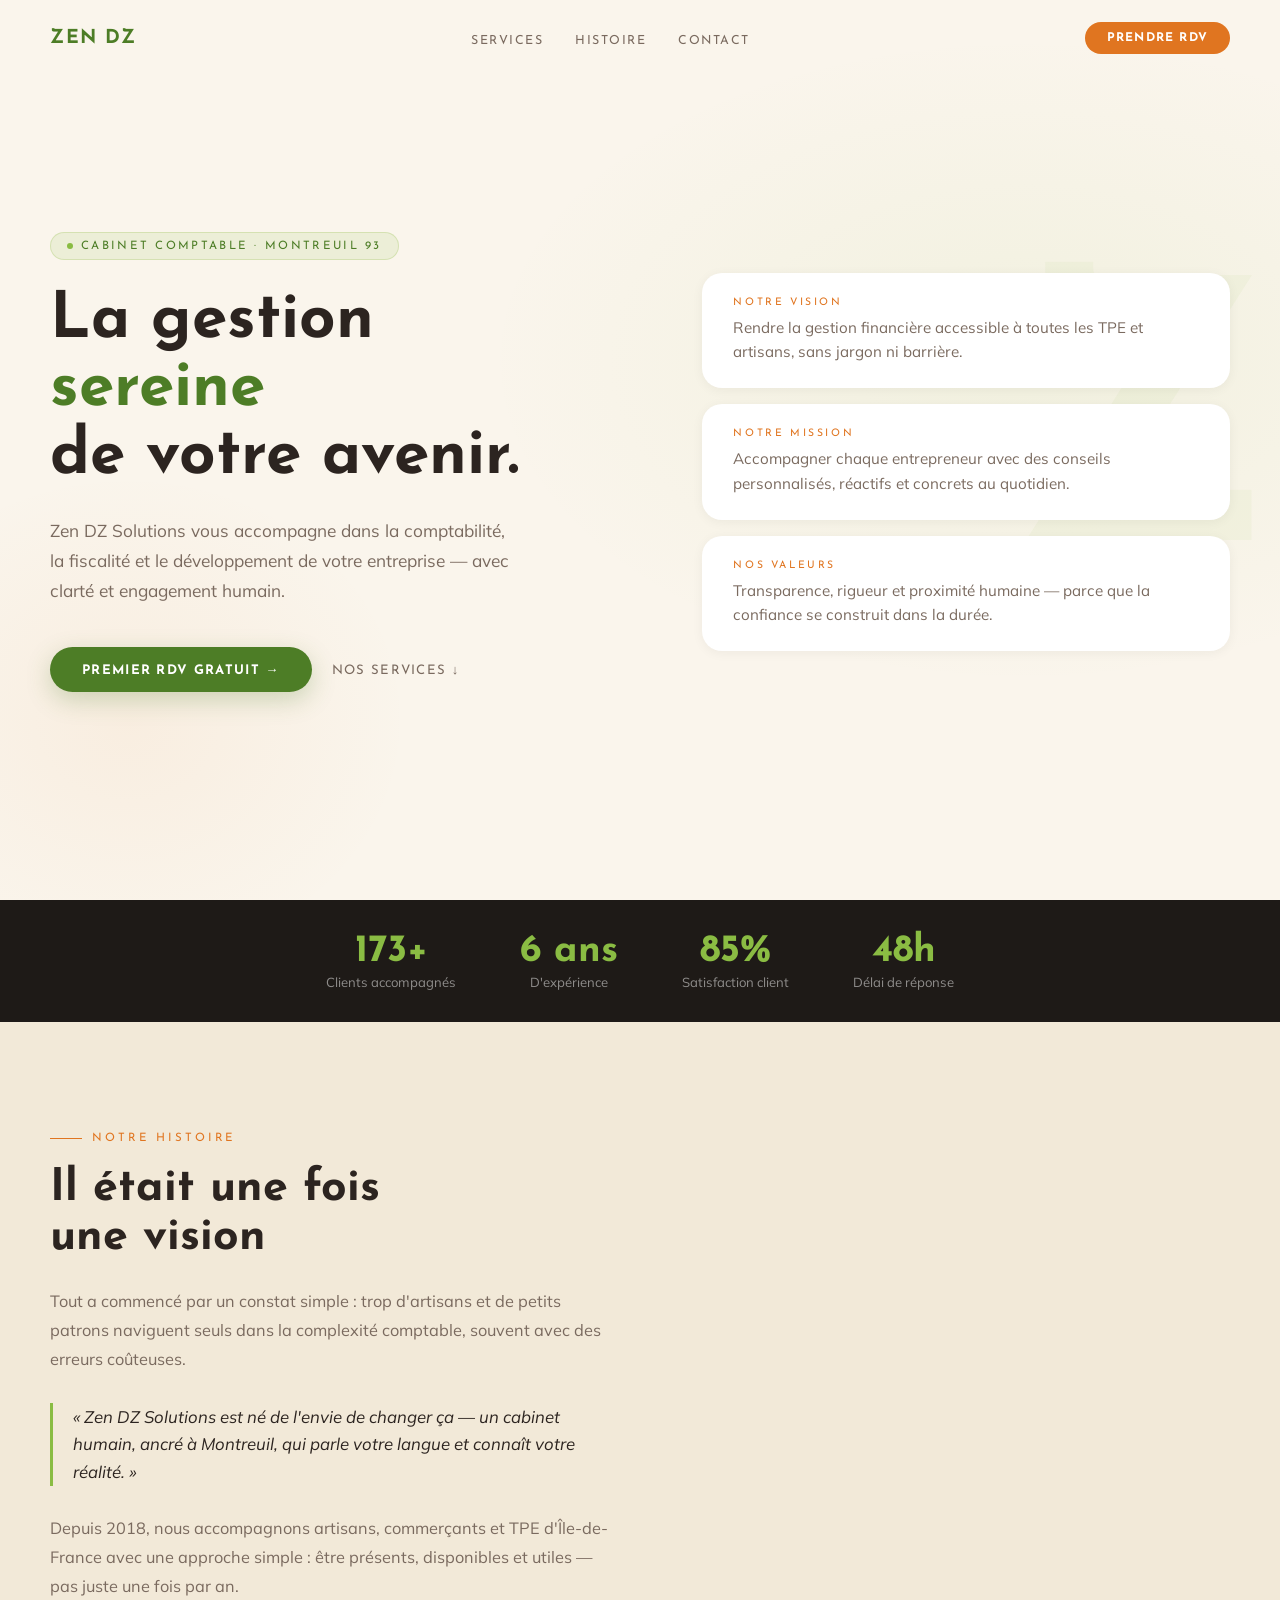
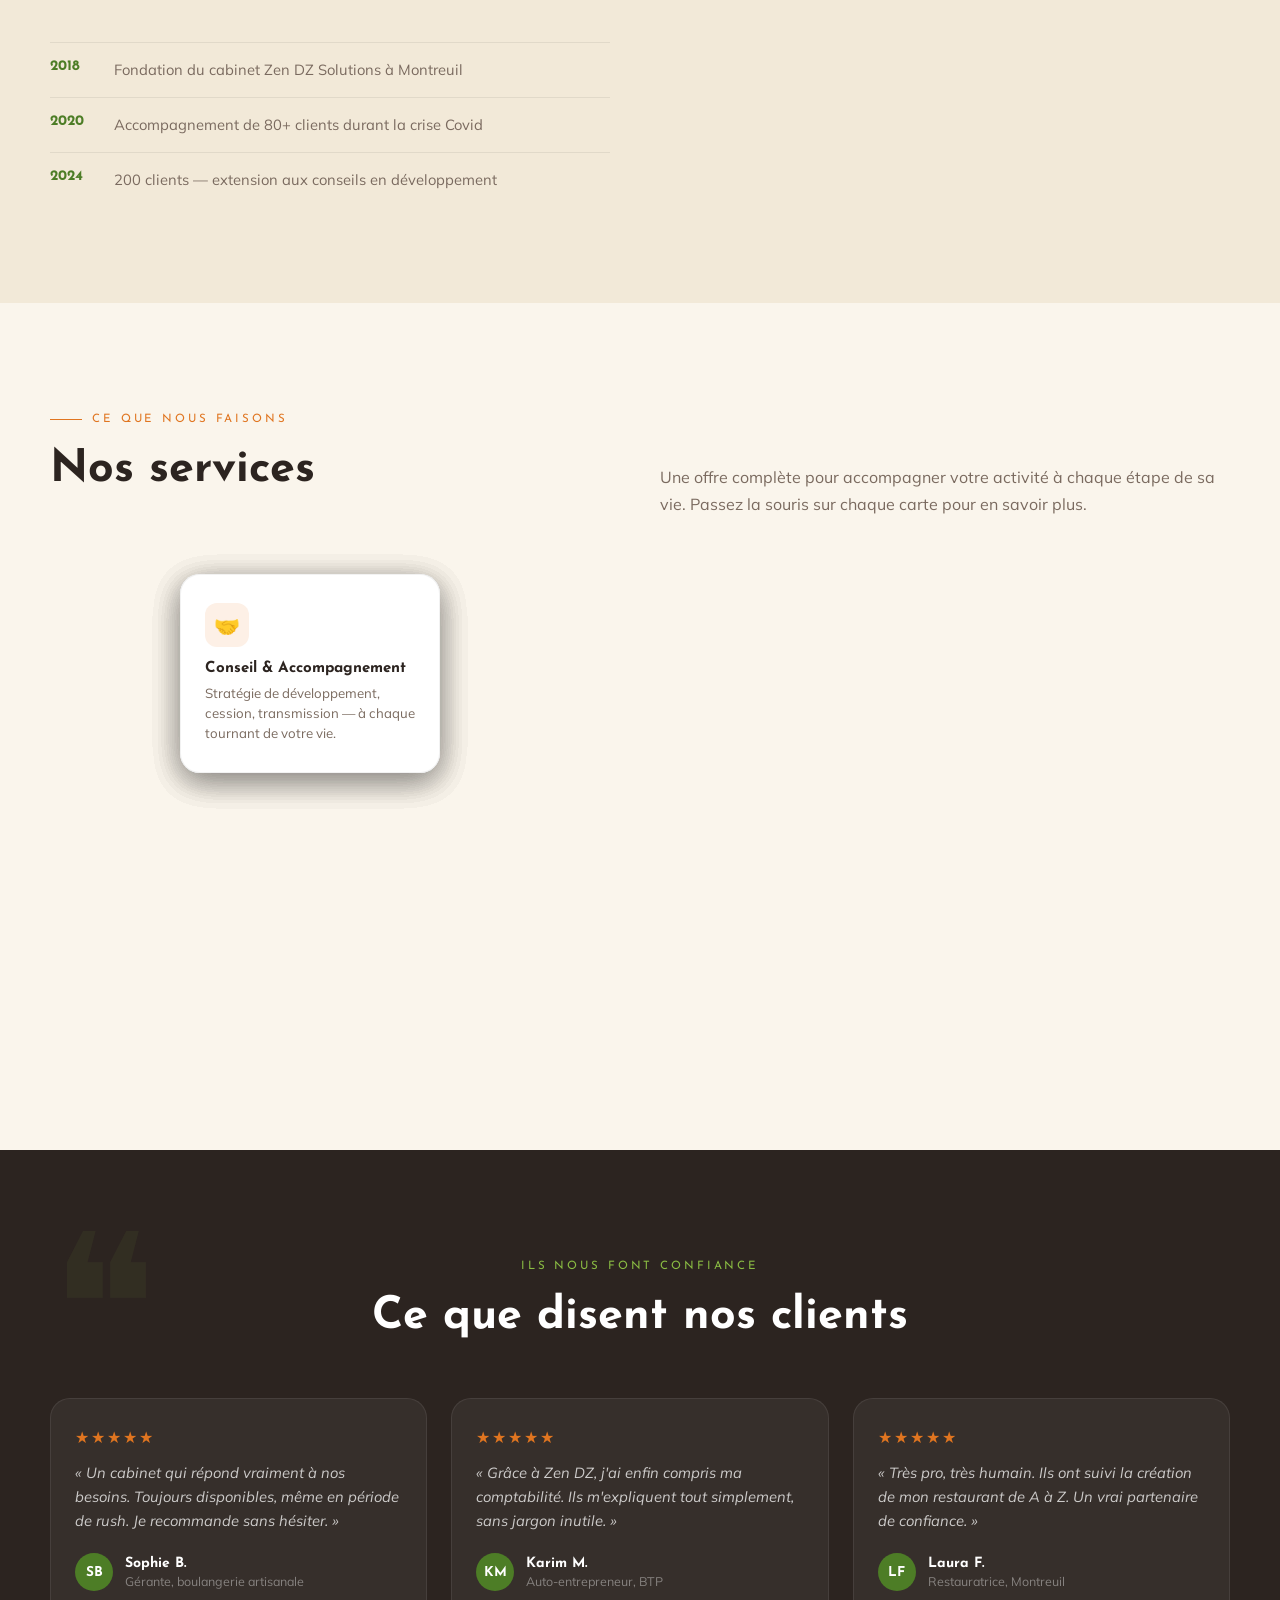
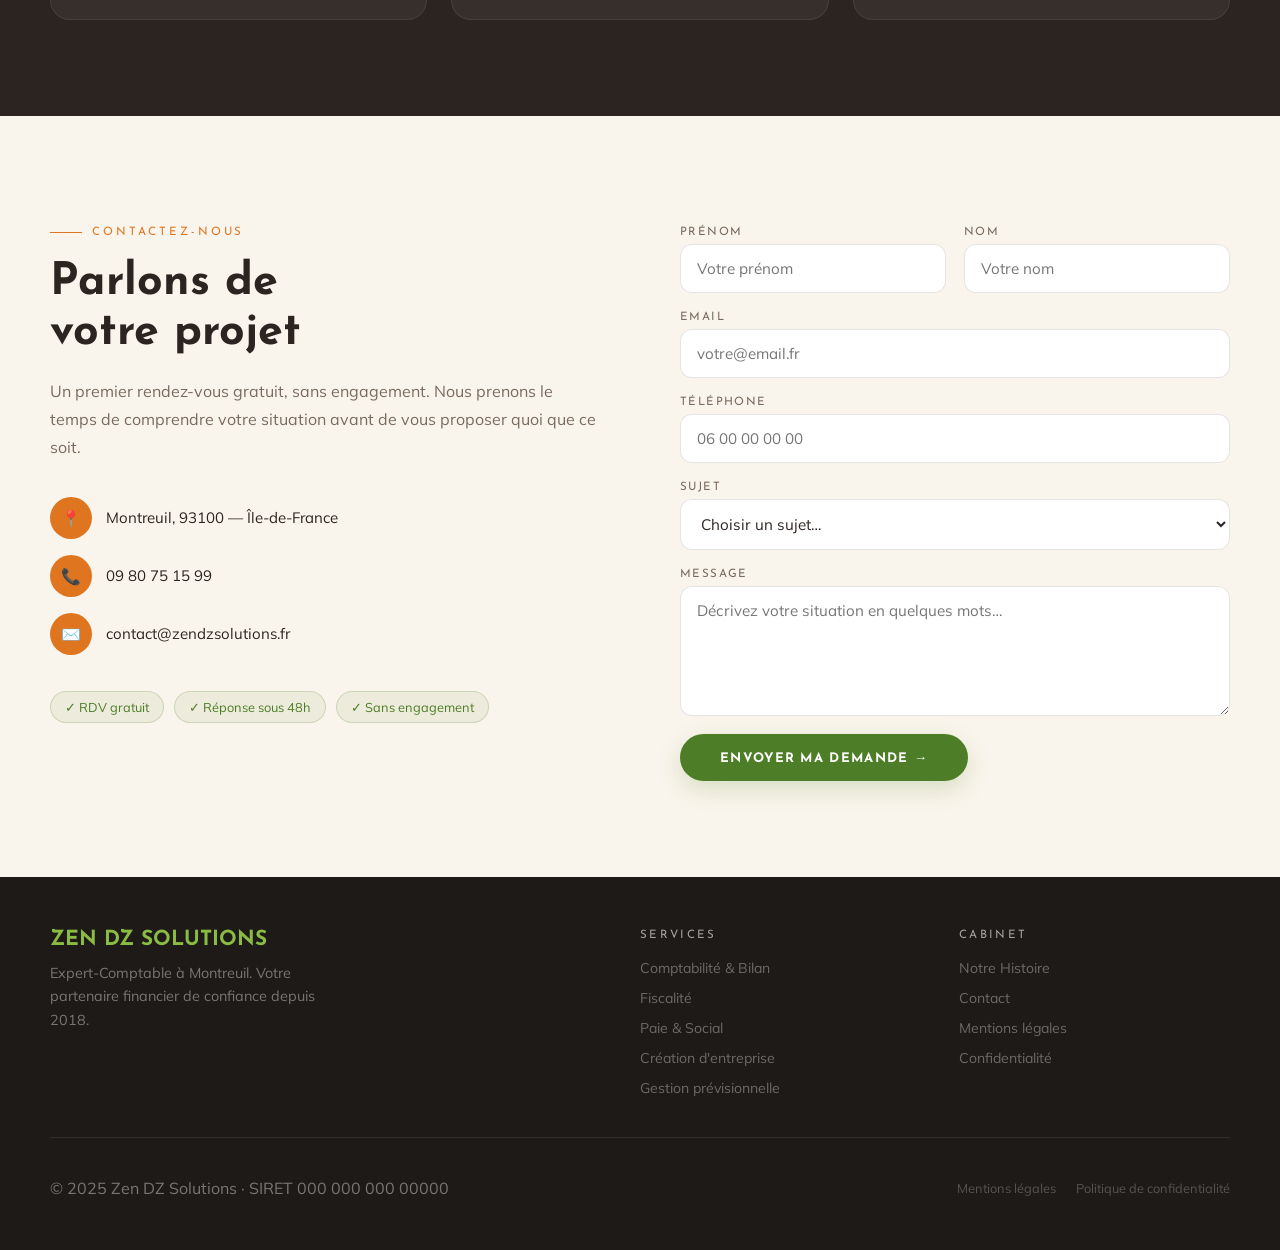
<file: maquette-6-c/index.html>
<!DOCTYPE html>
<html lang="fr">
<head>
<meta charset="UTF-8"/>
<meta name="viewport" content="width=device-width, initial-scale=1.0"/>
<title>Zen DZ Solutions — Maquette 6C · Révélation Cinématique</title>
<link rel="preconnect" href="https://fonts.googleapis.com"/>
<link rel="preconnect" href="https://fonts.gstatic.com" crossorigin/>
<link href="https://fonts.googleapis.com/css2?family=Josefin+Sans:wght@300;400;600;700&family=Mulish:wght@400;500;600&display=swap" rel="stylesheet"/>
<style>
/* =====================================================
   M6-C — RÉVÉLATION CINÉMATIQUE
   Éléments qui entrent en scène au fil du scroll
   ===================================================== */
*,*::before,*::after{margin:0;padding:0;box-sizing:border-box}
:root{
  --beige:   #faf5ec;
  --beige-2: #f2e9d8;
  --ink:     #2c2420;
  --green:   #4d7d26;
  --lime:    #8abc43;
  --taupe:   #7a6a5f;
  --orange:  #e07520;
  --orange-s:#fdf0e6;
  --dark:    #1e1a17;
  --white:   #fffdf8;
  --gutter:  max(48px, calc((100vw - 1180px) / 2));
  --r:       20px;
}
html{font-size:16px;scroll-behavior:smooth}
body{font-family:'Mulish',sans-serif;background:var(--beige);color:var(--ink);overflow-x:hidden}

/* ── REVEAL SYSTEM ───────────────────────────────────── */
.reveal       { opacity:0; transition:opacity .7s ease, transform .7s ease }
.reveal.from-bottom { transform:translateY(48px) }
.reveal.from-left   { transform:translateX(-64px) }
.reveal.from-right  { transform:translateX(64px) }
.reveal.from-scale  { transform:scale(.88) }
.reveal.visible     { opacity:1!important; transform:none!important }
.d1{transition-delay:.05s}
.d2{transition-delay:.15s}
.d3{transition-delay:.25s}
.d4{transition-delay:.35s}
.d5{transition-delay:.45s}
.d6{transition-delay:.55s}

/* ── NAV ─────────────────────────────────────────────── */
nav{
  position:fixed;top:0;left:0;right:0;z-index:1000;
  display:flex;align-items:center;justify-content:space-between;
  padding:22px var(--gutter);
  transition:background .4s, padding .3s, backdrop-filter .4s;
}
nav.scrolled{
  background:rgba(250,245,236,.92);
  backdrop-filter:blur(16px);
  padding:14px var(--gutter);
  border-bottom:1px solid rgba(0,0,0,.07);
  box-shadow:0 4px 24px rgba(0,0,0,.06);
}
.nav-logo{font-family:'Josefin Sans',sans-serif;font-weight:700;font-size:1.2rem;
  color:var(--green);letter-spacing:.08em;text-decoration:none}
.nav-links{display:flex;gap:32px;list-style:none}
.nav-links a{font-family:'Josefin Sans',sans-serif;font-size:.78rem;letter-spacing:.12em;
  text-transform:uppercase;color:var(--taupe);text-decoration:none;
  transition:color .2s}
.nav-links a:hover{color:var(--ink)}
.nav-cta{
  background:var(--orange);color:#fff;
  font-family:'Josefin Sans',sans-serif;font-weight:700;font-size:.75rem;
  letter-spacing:.1em;text-transform:uppercase;
  padding:10px 22px;border-radius:30px;text-decoration:none;
  transition:background .2s, transform .2s;
}
.nav-cta:hover{background:#c8660f;transform:translateY(-2px)}

/* ── SECTION BASE ────────────────────────────────────── */
section{padding:110px var(--gutter) 96px}

/* ── HERO ─────────────────────────────────────────────── */
.hero{
  min-height:100vh;
  display:flex;align-items:center;
  background:var(--beige);
  position:relative;overflow:hidden;
  padding-top:120px;
}
.hero::before{
  content:'';
  position:absolute;inset:0;
  background:
    radial-gradient(ellipse 70% 60% at 80% 40%, rgba(138,188,67,.08) 0%, transparent 60%),
    radial-gradient(ellipse 40% 50% at 10% 80%, rgba(224,117,32,.06) 0%, transparent 55%);
  pointer-events:none;
}
/* Big decorative letter */
.hero::after{
  content:'Z';
  position:absolute;right:calc(var(--gutter) - 40px);top:50%;
  transform:translateY(-50%);
  font-family:'Josefin Sans',sans-serif;font-size:clamp(200px,30vw,360px);
  font-weight:700;color:rgba(138,188,67,.06);
  line-height:1;pointer-events:none;user-select:none;
}
.hero-inner{
  display:grid;
  grid-template-columns:1.1fr 1fr;
  gap:72px;
  align-items:center;
  width:100%;
  position:relative;z-index:1;
}
.hero-badge{
  display:inline-flex;align-items:center;gap:8px;
  background:rgba(138,188,67,.12);border:1px solid rgba(138,188,67,.25);
  border-radius:30px;padding:7px 16px;
  font-family:'Josefin Sans',sans-serif;font-size:.72rem;letter-spacing:.2em;
  text-transform:uppercase;color:var(--green);
  margin-bottom:28px;
}
.badge-dot{width:6px;height:6px;border-radius:50%;background:var(--lime);
  animation:pulse 2s ease infinite}
@keyframes pulse{
  0%,100%{opacity:1;transform:scale(1)}
  50%{opacity:.4;transform:scale(1.4)}
}
.hero-title{
  font-family:'Josefin Sans',sans-serif;
  font-size:clamp(2.8rem,5vw,4.8rem);
  font-weight:700;line-height:1.06;color:var(--ink);
  margin-bottom:24px;
}
.hero-title .accent{color:var(--green)}
.hero-sub{
  font-size:1.08rem;color:var(--taupe);line-height:1.75;
  max-width:460px;margin-bottom:40px;
}
.hero-actions{display:flex;align-items:center;gap:20px;flex-wrap:wrap}
.btn-primary{
  background:var(--green);color:#fff;
  font-family:'Josefin Sans',sans-serif;font-weight:700;font-size:.82rem;
  letter-spacing:.1em;text-transform:uppercase;
  padding:15px 32px;border-radius:30px;text-decoration:none;
  transition:background .2s,transform .2s;
  box-shadow:0 8px 24px rgba(77,125,38,.25);
}
.btn-primary:hover{background:#3a6018;transform:translateY(-3px)}
.btn-ghost{
  font-family:'Josefin Sans',sans-serif;font-size:.82rem;letter-spacing:.1em;
  text-transform:uppercase;color:var(--taupe);text-decoration:none;
  display:flex;align-items:center;gap:8px;
  transition:color .2s,gap .2s;
}
.btn-ghost:hover{color:var(--ink);gap:12px}
.hero-right{display:flex;flex-direction:column;gap:16px}
.vmv-card{
  background:#fff;border-radius:20px;padding:24px 28px;
  border-left:3px solid transparent;
  box-shadow:0 2px 12px rgba(0,0,0,.05);
  cursor:default;
  transition:border-color .3s,transform .3s,box-shadow .3s,background .3s;
}
.vmv-card:hover{
  border-left-color:var(--orange);
  background:var(--orange);
  transform:translateX(8px);
  box-shadow:0 12px 32px rgba(224,117,32,.2);
}
.vmv-label{
  font-family:'Josefin Sans',sans-serif;font-size:.65rem;letter-spacing:.25em;
  text-transform:uppercase;color:var(--orange);margin-bottom:8px;
  transition:color .3s;
}
.vmv-card:hover .vmv-label{color:rgba(255,255,255,.7)}
.vmv-text{font-size:.95rem;color:var(--taupe);line-height:1.6;transition:color .3s}
.vmv-card:hover .vmv-text{color:#fff}

/* ── TRUST BAR ───────────────────────────────────────── */
.trust-bar{
  background:var(--dark);
  padding:32px var(--gutter);
  display:flex;justify-content:center;align-items:center;gap:64px;
  flex-wrap:wrap;
}
.trust-item{text-align:center}
.trust-n{
  font-family:'Josefin Sans',sans-serif;font-size:clamp(2rem,3vw,2.8rem);
  font-weight:700;color:var(--lime);white-space:nowrap;
}
.trust-l{font-size:.82rem;color:rgba(255,255,255,.5);margin-top:3px}

/* ── HISTOIRE ─────────────────────────────────────────── */
.histoire{background:var(--beige-2);position:relative;overflow:hidden}
.histoire::before{
  content:'';position:absolute;right:0;top:0;bottom:0;width:40%;
  background:url('https://images.unsplash.com/photo-1556761175-4b46a572b786?w=700&q=80') center/cover no-repeat;
  border-radius:var(--r) 0 0 var(--r);
}
.histoire::after{
  content:'';position:absolute;right:0;top:0;bottom:0;width:42%;
  background:linear-gradient(to right, var(--beige-2) 0%, transparent 40%);
}
.histoire-content{
  max-width:560px;
  position:relative;z-index:1;
}
.sect-label{
  font-family:'Josefin Sans',sans-serif;font-size:.72rem;letter-spacing:.25em;
  text-transform:uppercase;color:var(--orange);margin-bottom:20px;
  display:flex;align-items:center;gap:10px;
}
.sect-label::before{content:'';width:32px;height:1px;background:var(--orange)}
.sect-title{
  font-family:'Josefin Sans',sans-serif;font-size:clamp(2rem,3.5vw,3rem);
  font-weight:700;color:var(--ink);line-height:1.1;margin-bottom:24px;
}
.histoire-text{font-size:1.02rem;color:var(--taupe);line-height:1.8;margin-bottom:20px}
.blockquote{
  border-left:3px solid var(--lime);
  padding-left:20px;
  font-style:italic;
  font-size:1.05rem;
  color:var(--ink);
  line-height:1.65;
  margin:28px 0;
}
.timeline{margin-top:40px;display:flex;flex-direction:column;gap:0}
.tl-item{
  display:flex;gap:20px;align-items:flex-start;
  padding:16px 0;
  border-top:1px solid rgba(0,0,0,.07);
}
.tl-year{
  font-family:'Josefin Sans',sans-serif;font-weight:700;font-size:.9rem;
  color:var(--green);min-width:44px;
}
.tl-text{font-size:.92rem;color:var(--taupe);line-height:1.5}

/* ── SERVICES ─────────────────────────────────────────── */
.services{background:var(--beige)}
.services-head{
  display:grid;grid-template-columns:1fr 1fr;
  gap:40px;align-items:end;margin-bottom:56px;
}
.services-intro{font-size:1rem;color:var(--taupe);line-height:1.7}
/* Fan / spread card layout */
.services-fan{
  position:relative;
  height:480px;
  margin:0 auto;
  max-width:920px;
}
.fan-card{
  position:absolute;
  width:260px;
  background:#fff;
  border-radius:20px;
  padding:28px 24px;
  box-shadow:0 8px 32px rgba(0,0,0,.1);
  cursor:pointer;
  transition:transform .4s cubic-bezier(.34,1.56,.64,1), box-shadow .3s, z-index 0s;
  border:1px solid rgba(0,0,0,.05);
}
.fan-card:hover{
  box-shadow:0 24px 64px rgba(0,0,0,.15);
  z-index:10!important;
}
/* Cards positioned in a fan */
.fan-card:nth-child(1){ transform:rotate(-14deg) translate(-280px, 80px); z-index:1 }
.fan-card:nth-child(2){ transform:rotate(-8deg)  translate(-160px, 30px); z-index:2 }
.fan-card:nth-child(3){ transform:rotate(-2deg)  translate(-50px, 8px);   z-index:3 }
.fan-card:nth-child(4){ transform:rotate( 4deg)  translate( 70px, 8px);   z-index:4 }
.fan-card:nth-child(5){ transform:rotate(10deg)  translate(190px, 30px);  z-index:5 }
.fan-card:nth-child(6){ transform:rotate(16deg)  translate(310px, 80px);  z-index:6 }
.fan-card:nth-child(1):hover{ transform:rotate(0) translate(-280px, -40px) scale(1.05) }
.fan-card:nth-child(2):hover{ transform:rotate(0) translate(-160px, -40px) scale(1.05) }
.fan-card:nth-child(3):hover{ transform:rotate(0) translate(-50px,  -40px) scale(1.05) }
.fan-card:nth-child(4):hover{ transform:rotate(0) translate( 70px,  -40px) scale(1.05) }
.fan-card:nth-child(5):hover{ transform:rotate(0) translate(190px,  -40px) scale(1.05) }
.fan-card:nth-child(6):hover{ transform:rotate(0) translate(310px,  -40px) scale(1.05) }
.fan-card:hover .fan-icon{ background:var(--orange); transition:background .3s }
.fan-icon{
  width:44px;height:44px;border-radius:12px;
  background:var(--orange-s);
  display:flex;align-items:center;justify-content:center;
  font-size:1.3rem;margin-bottom:14px;
}
.fan-name{
  font-family:'Josefin Sans',sans-serif;font-size:.95rem;font-weight:700;
  color:var(--ink);margin-bottom:8px;
}
.fan-desc{font-size:.83rem;color:var(--taupe);line-height:1.5}

/* ── AVIS ─────────────────────────────────────────────── */
.avis{background:var(--ink);color:#fff;overflow:hidden;position:relative}
.avis::before{
  content:'❝';
  position:absolute;left:var(--gutter);top:60px;
  font-size:200px;color:rgba(138,188,67,.07);font-family:serif;
  line-height:1;pointer-events:none;
}
.avis-head{text-align:center;margin-bottom:56px}
.avis-head .sect-label::before{background:var(--lime)}
.avis-head .sect-label{justify-content:center}
.avis-head .sect-label::before{display:none}
.avis-head .sect-title{color:#fff}
.avis-grid{display:grid;grid-template-columns:1fr 1fr 1fr;gap:24px}
.avis-card{
  background:rgba(255,255,255,.05);border:1px solid rgba(255,255,255,.08);
  border-radius:20px;padding:28px 24px;
  transition:background .3s,border-color .3s,transform .3s;
}
.avis-card:hover{
  background:rgba(255,255,255,.09);
  border-color:rgba(138,188,67,.3);
  transform:translateY(-4px);
}
.stars{color:var(--orange);font-size:1rem;margin-bottom:14px;letter-spacing:2px}
.avis-text{font-size:.92rem;color:rgba(255,255,255,.75);line-height:1.65;margin-bottom:20px;font-style:italic}
.avis-author{display:flex;align-items:center;gap:12px}
.avis-avatar{
  width:38px;height:38px;border-radius:50%;
  background:var(--green);
  display:flex;align-items:center;justify-content:center;
  font-family:'Josefin Sans',sans-serif;font-weight:700;font-size:.85rem;color:#fff;
}
.avis-name{font-family:'Josefin Sans',sans-serif;font-weight:700;font-size:.88rem;color:#fff}
.avis-role{font-size:.78rem;color:rgba(255,255,255,.4);margin-top:2px}

/* ── CONTACT ─────────────────────────────────────────── */
.contact{background:var(--beige)}
.contact-inner{
  display:grid;grid-template-columns:1fr 1fr;
  gap:80px;align-items:start;
}
.contact-left .sect-title{margin-bottom:20px}
.contact-body{font-size:1rem;color:var(--taupe);line-height:1.75;margin-bottom:36px}
.contact-infos{display:flex;flex-direction:column;gap:16px;margin-bottom:36px}
.c-info{display:flex;align-items:center;gap:14px}
.c-info-icon{
  width:42px;height:42px;border-radius:50%;
  background:var(--orange);color:#fff;
  display:flex;align-items:center;justify-content:center;font-size:1rem;
  flex-shrink:0;
}
.c-info-text{font-size:.94rem;color:var(--ink)}
.c-info-text a{color:var(--ink);text-decoration:none;transition:color .2s}
.c-info-text a:hover{color:var(--orange)}
/* Engagement badges */
.engagements{display:flex;gap:10px;flex-wrap:wrap}
.eng-badge{
  background:rgba(77,125,38,.08);border:1px solid rgba(77,125,38,.2);
  border-radius:20px;padding:7px 14px;
  font-size:.8rem;color:var(--green);
  display:flex;align-items:center;gap:6px;
}
.contact-form{display:flex;flex-direction:column;gap:18px}
.form-row{display:grid;grid-template-columns:1fr 1fr;gap:18px}
.form-group{display:flex;flex-direction:column;gap:6px}
.form-group label{
  font-family:'Josefin Sans',sans-serif;font-size:.72rem;letter-spacing:.12em;
  text-transform:uppercase;color:var(--taupe);
}
.form-group input,
.form-group textarea,
.form-group select{
  background:#fff;border:1.5px solid rgba(0,0,0,.1);border-radius:12px;
  padding:14px 16px;font-family:'Mulish',sans-serif;font-size:.95rem;color:var(--ink);
  outline:none;transition:border-color .2s, box-shadow .2s;
}
.form-group input:focus,
.form-group textarea:focus,
.form-group select:focus{
  border-color:var(--orange);
  box-shadow:0 0 0 3px rgba(224,117,32,.1);
}
.form-group textarea{resize:vertical;min-height:130px}
.btn-submit{
  background:var(--green);color:#fff;border:none;
  font-family:'Josefin Sans',sans-serif;font-weight:700;font-size:.82rem;
  letter-spacing:.1em;text-transform:uppercase;
  padding:16px 40px;border-radius:30px;cursor:pointer;
  transition:background .2s,transform .2s,box-shadow .2s;
  align-self:flex-start;
  box-shadow:0 8px 24px rgba(77,125,38,.2);
}
.btn-submit:hover{background:#3a6018;transform:translateY(-3px);box-shadow:0 12px 32px rgba(77,125,38,.3)}

/* ── FOOTER ──────────────────────────────────────────── */
footer{
  background:var(--dark);
  color:rgba(255,255,255,.4);
  padding:52px var(--gutter);
}
.footer-top{
  display:grid;grid-template-columns:2fr 1fr 1fr;
  gap:48px;margin-bottom:40px;
  padding-bottom:40px;border-bottom:1px solid rgba(255,255,255,.08);
}
.footer-brand{
  font-family:'Josefin Sans',sans-serif;font-weight:700;font-size:1.3rem;
  color:var(--lime);margin-bottom:12px;
}
.footer-tagline{font-size:.9rem;color:rgba(255,255,255,.4);line-height:1.6;max-width:280px}
.footer-col-title{
  font-family:'Josefin Sans',sans-serif;font-size:.72rem;letter-spacing:.2em;
  text-transform:uppercase;color:rgba(255,255,255,.6);margin-bottom:16px;
}
.footer-links{display:flex;flex-direction:column;gap:10px;list-style:none}
.footer-links a{font-size:.88rem;color:rgba(255,255,255,.35);text-decoration:none;transition:color .2s}
.footer-links a:hover{color:#fff}
.footer-bottom{display:flex;justify-content:space-between;align-items:center;flex-wrap:wrap;gap:12px}
.footer-bottom a{color:rgba(255,255,255,.25);text-decoration:none;font-size:.8rem;transition:color .2s}
.footer-bottom a:hover{color:rgba(255,255,255,.6)}

/* ── RESPONSIVE ──────────────────────────────────────── */
@media(max-width:1000px){
  :root{--gutter:32px}
  .hero-inner,.histoire-content,.services-head{grid-template-columns:1fr}
  .histoire::before,.histoire::after{display:none}
  .services-fan{height:auto;display:grid;grid-template-columns:1fr 1fr;gap:16px}
  .fan-card{position:relative;transform:none!important;width:auto}
  .contact-inner{grid-template-columns:1fr}
  .avis-grid{grid-template-columns:1fr 1fr}
  .footer-top{grid-template-columns:1fr 1fr}
}
@media(max-width:640px){
  :root{--gutter:20px}
  .services-fan{grid-template-columns:1fr}
  .avis-grid{grid-template-columns:1fr}
  .footer-top{grid-template-columns:1fr}
  .form-row{grid-template-columns:1fr}
  .nav-links{display:none}
  .trust-bar{gap:32px}
}
</style>
</head>
<body>

<!-- ── NAV ──────────────────────────────────────────────── -->
<nav id="nav">
  <a class="nav-logo" href="#">ZEN DZ</a>
  <ul class="nav-links">
    <li><a href="#services">Services</a></li>
    <li><a href="#histoire">Histoire</a></li>
    <li><a href="#contact">Contact</a></li>
  </ul>
  <a class="nav-cta" href="#contact">Prendre RDV</a>
</nav>

<!-- ── HERO ─────────────────────────────────────────────── -->
<section class="hero" id="accueil">
  <div class="hero-inner">
    <div class="hero-left">
      <div class="hero-badge reveal from-bottom d1">
        <span class="badge-dot"></span>
        Cabinet comptable · Montreuil 93
      </div>
      <h1 class="hero-title reveal from-bottom d2">
        La gestion<br/>
        <span class="accent">sereine</span><br/>
        de votre avenir.
      </h1>
      <p class="hero-sub reveal from-bottom d3">
        Zen DZ Solutions vous accompagne dans la comptabilité, la fiscalité
        et le développement de votre entreprise — avec clarté et engagement humain.
      </p>
      <div class="hero-actions reveal from-bottom d4">
        <a href="#contact" class="btn-primary">Premier RDV gratuit →</a>
        <a href="#services" class="btn-ghost">Nos services ↓</a>
      </div>
    </div>
    <div class="hero-right">
      <div class="vmv-card reveal from-right d2">
        <div class="vmv-label">Notre Vision</div>
        <div class="vmv-text">Rendre la gestion financière accessible à toutes les TPE et artisans, sans jargon ni barrière.</div>
      </div>
      <div class="vmv-card reveal from-right d3">
        <div class="vmv-label">Notre Mission</div>
        <div class="vmv-text">Accompagner chaque entrepreneur avec des conseils personnalisés, réactifs et concrets au quotidien.</div>
      </div>
      <div class="vmv-card reveal from-right d4">
        <div class="vmv-label">Nos Valeurs</div>
        <div class="vmv-text">Transparence, rigueur et proximité humaine — parce que la confiance se construit dans la durée.</div>
      </div>
    </div>
  </div>
</section>

<!-- ── TRUST BAR ─────────────────────────────────────────── -->
<div class="trust-bar">
  <div class="trust-item reveal from-scale d1">
    <div class="trust-n" data-count="200">0</div>
    <div class="trust-l">Clients accompagnés</div>
  </div>
  <div class="trust-item reveal from-scale d2">
    <div class="trust-n" data-count="7" data-suffix=" ans">0</div>
    <div class="trust-l">D'expérience</div>
  </div>
  <div class="trust-item reveal from-scale d3">
    <div class="trust-n" data-count="98" data-suffix="%">0</div>
    <div class="trust-l">Satisfaction client</div>
  </div>
  <div class="trust-item reveal from-scale d4">
    <div class="trust-n">48h</div>
    <div class="trust-l">Délai de réponse</div>
  </div>
</div>

<!-- ── HISTOIRE ──────────────────────────────────────────── -->
<section class="histoire" id="histoire">
  <div class="histoire-content">
    <div class="sect-label reveal from-left d1">Notre Histoire</div>
    <h2 class="sect-title reveal from-left d2">Il était une fois<br/>une vision</h2>
    <p class="histoire-text reveal from-bottom d2">
      Tout a commencé par un constat simple : trop d'artisans et de petits patrons naviguent
      seuls dans la complexité comptable, souvent avec des erreurs coûteuses.
    </p>
    <blockquote class="blockquote reveal from-bottom d3">
      « Zen DZ Solutions est né de l'envie de changer ça — un cabinet humain, ancré à
      Montreuil, qui parle votre langue et connaît votre réalité. »
    </blockquote>
    <p class="histoire-text reveal from-bottom d4">
      Depuis 2018, nous accompagnons artisans, commerçants et TPE d'Île-de-France avec
      une approche simple : être présents, disponibles et utiles — pas juste une fois par an.
    </p>
    <div class="timeline">
      <div class="tl-item reveal from-left d2">
        <div class="tl-year">2018</div>
        <div class="tl-text">Fondation du cabinet Zen DZ Solutions à Montreuil</div>
      </div>
      <div class="tl-item reveal from-left d3">
        <div class="tl-year">2020</div>
        <div class="tl-text">Accompagnement de 80+ clients durant la crise Covid</div>
      </div>
      <div class="tl-item reveal from-left d4">
        <div class="tl-year">2024</div>
        <div class="tl-text">200 clients — extension aux conseils en développement</div>
      </div>
    </div>
  </div>
</section>

<!-- ── SERVICES ───────────────────────────────────────────── -->
<section class="services" id="services">
  <div class="services-head">
    <div>
      <div class="sect-label reveal from-left d1">Ce que nous faisons</div>
      <h2 class="sect-title reveal from-left d2">Nos services</h2>
    </div>
    <p class="services-intro reveal from-right d2">
      Une offre complète pour accompagner votre activité à chaque étape de sa vie.
      Passez la souris sur chaque carte pour en savoir plus.
    </p>
  </div>

  <div class="services-fan">
    <div class="fan-card reveal from-scale d1">
      <div class="fan-icon">📊</div>
      <div class="fan-name">Comptabilité & Bilan</div>
      <div class="fan-desc">Tenue de comptes, liasse fiscale, bilan annuel et déclarations en temps voulu.</div>
    </div>
    <div class="fan-card reveal from-scale d2">
      <div class="fan-icon">🧾</div>
      <div class="fan-name">Fiscalité</div>
      <div class="fan-desc">Optimisation fiscale, TVA, IS, IR — conseil stratégique pour réduire votre charge.</div>
    </div>
    <div class="fan-card reveal from-scale d3">
      <div class="fan-icon">💼</div>
      <div class="fan-name">Paie & Social</div>
      <div class="fan-desc">Gestion de la paie, contrats, charges sociales et relations avec l'URSSAF.</div>
    </div>
    <div class="fan-card reveal from-scale d4">
      <div class="fan-icon">🏗️</div>
      <div class="fan-name">Création d'entreprise</div>
      <div class="fan-desc">Statut juridique, domiciliation, immatriculation et premier bilan prévisionnel.</div>
    </div>
    <div class="fan-card reveal from-scale d5">
      <div class="fan-icon">📈</div>
      <div class="fan-name">Gestion prévisionnelle</div>
      <div class="fan-desc">Budget, trésorerie prévisionnelle, tableaux de bord et pilotage de performance.</div>
    </div>
    <div class="fan-card reveal from-scale d6">
      <div class="fan-icon">🤝</div>
      <div class="fan-name">Conseil & Accompagnement</div>
      <div class="fan-desc">Stratégie de développement, cession, transmission — à chaque tournant de votre vie.</div>
    </div>
  </div>
</section>

<!-- ── AVIS ───────────────────────────────────────────────── -->
<section class="avis" id="avis">
  <div class="avis-head">
    <div class="sect-label reveal from-bottom d1" style="color:var(--lime)">Ils nous font confiance</div>
    <h2 class="sect-title reveal from-bottom d2">Ce que disent nos clients</h2>
  </div>
  <div class="avis-grid">
    <div class="avis-card reveal from-bottom d2">
      <div class="stars">★★★★★</div>
      <p class="avis-text">« Un cabinet qui répond vraiment à nos besoins. Toujours disponibles, même en période de rush. Je recommande sans hésiter. »</p>
      <div class="avis-author">
        <div class="avis-avatar">SB</div>
        <div>
          <div class="avis-name">Sophie B.</div>
          <div class="avis-role">Gérante, boulangerie artisanale</div>
        </div>
      </div>
    </div>
    <div class="avis-card reveal from-bottom d3">
      <div class="stars">★★★★★</div>
      <p class="avis-text">« Grâce à Zen DZ, j'ai enfin compris ma comptabilité. Ils m'expliquent tout simplement, sans jargon inutile. »</p>
      <div class="avis-author">
        <div class="avis-avatar">KM</div>
        <div>
          <div class="avis-name">Karim M.</div>
          <div class="avis-role">Auto-entrepreneur, BTP</div>
        </div>
      </div>
    </div>
    <div class="avis-card reveal from-bottom d4">
      <div class="stars">★★★★★</div>
      <p class="avis-text">« Très pro, très humain. Ils ont suivi la création de mon restaurant de A à Z. Un vrai partenaire de confiance. »</p>
      <div class="avis-author">
        <div class="avis-avatar">LF</div>
        <div>
          <div class="avis-name">Laura F.</div>
          <div class="avis-role">Restauratrice, Montreuil</div>
        </div>
      </div>
    </div>
  </div>
</section>

<!-- ── CONTACT ────────────────────────────────────────────── -->
<section class="contact" id="contact">
  <div class="contact-inner">
    <div class="contact-left">
      <div class="sect-label reveal from-left d1">Contactez-nous</div>
      <h2 class="sect-title reveal from-left d2">Parlons de<br/>votre projet</h2>
      <p class="contact-body reveal from-left d3">
        Un premier rendez-vous gratuit, sans engagement. Nous prenons le temps
        de comprendre votre situation avant de vous proposer quoi que ce soit.
      </p>
      <div class="contact-infos reveal from-left d3">
        <div class="c-info">
          <div class="c-info-icon">📍</div>
          <div class="c-info-text">Montreuil, 93100 — Île-de-France</div>
        </div>
        <div class="c-info">
          <div class="c-info-icon">📞</div>
          <div class="c-info-text"><a href="tel:0980751599">09 80 75 15 99</a></div>
        </div>
        <div class="c-info">
          <div class="c-info-icon">✉️</div>
          <div class="c-info-text"><a href="mailto:contact@zendzsolutions.fr">contact@zendzsolutions.fr</a></div>
        </div>
      </div>
      <div class="engagements reveal from-bottom d4">
        <div class="eng-badge">✓ RDV gratuit</div>
        <div class="eng-badge">✓ Réponse sous 48h</div>
        <div class="eng-badge">✓ Sans engagement</div>
      </div>
    </div>
    <form class="contact-form reveal from-right d2" id="form" action="https://formspree.io/contact@zendzsolutions.fr" method="POST">
      <div class="form-row">
        <div class="form-group">
          <label for="prenom">Prénom</label>
          <input type="text" id="prenom" name="prenom" placeholder="Votre prénom"/>
        </div>
        <div class="form-group">
          <label for="nom">Nom</label>
          <input type="text" id="nom" name="nom" placeholder="Votre nom"/>
        </div>
      </div>
      <div class="form-group">
        <label for="email">Email</label>
        <input type="email" id="email" name="email" placeholder="votre@email.fr"/>
      </div>
      <div class="form-group">
        <label for="tel">Téléphone</label>
        <input type="tel" id="tel" name="tel" placeholder="06 00 00 00 00"/>
      </div>
      <div class="form-group">
        <label for="sujet">Sujet</label>
        <select id="sujet" name="sujet">
          <option value="">Choisir un sujet…</option>
          <option>Comptabilité & Bilan</option>
          <option>Fiscalité</option>
          <option>Paie & Social</option>
          <option>Création d'entreprise</option>
          <option>Gestion prévisionnelle</option>
          <option>Autre</option>
        </select>
      </div>
      <div class="form-group">
        <label for="message">Message</label>
        <textarea id="message" name="message" placeholder="Décrivez votre situation en quelques mots…"></textarea>
      </div>
      <button type="submit" class="btn-submit">Envoyer ma demande →</button>
    </form>
  </div>
</section>

<!-- ── FOOTER ─────────────────────────────────────────────── -->
<footer>
  <div class="footer-top">
    <div>
      <div class="footer-brand">ZEN DZ SOLUTIONS</div>
      <p class="footer-tagline">Expert-Comptable à Montreuil. Votre partenaire financier de confiance depuis 2018.</p>
    </div>
    <div>
      <div class="footer-col-title">Services</div>
      <ul class="footer-links">
        <li><a href="#">Comptabilité & Bilan</a></li>
        <li><a href="#">Fiscalité</a></li>
        <li><a href="#">Paie & Social</a></li>
        <li><a href="#">Création d'entreprise</a></li>
        <li><a href="#">Gestion prévisionnelle</a></li>
      </ul>
    </div>
    <div>
      <div class="footer-col-title">Cabinet</div>
      <ul class="footer-links">
        <li><a href="#">Notre Histoire</a></li>
        <li><a href="#">Contact</a></li>
        <li><a href="#">Mentions légales</a></li>
        <li><a href="#">Confidentialité</a></li>
      </ul>
    </div>
  </div>
  <div class="footer-bottom">
    <div>© 2025 Zen DZ Solutions · SIRET 000 000 000 00000</div>
    <div style="display:flex;gap:20px">
      <a href="#">Mentions légales</a>
      <a href="#">Politique de confidentialité</a>
    </div>
  </div>
</footer>

<script>
/* ── NAV ── */
const nav = document.getElementById('nav');
window.addEventListener('scroll',()=>{
  nav.classList.toggle('scrolled', window.scrollY > 60);
},{passive:true});

/* ── REVEAL ON SCROLL ── */
const revealObs = new IntersectionObserver(entries=>{
  entries.forEach(e=>{
    if(e.isIntersecting){
      e.target.classList.add('visible');
      revealObs.unobserve(e.target);
    }
  });
},{threshold:.12, rootMargin:'0px 0px -40px 0px'});

document.querySelectorAll('.reveal').forEach(el=>revealObs.observe(el));

/* ── Make hero reveals fire immediately ── */
document.querySelectorAll('.hero .reveal').forEach(el=>{
  el.classList.add('visible');
});

/* ── ANIMATED COUNTERS ── */
function animateCounter(el){
  const target = +el.dataset.count;
  const suffix = el.dataset.suffix || (target >= 100 ? '+' : '');
  const dur = 1600;
  const start = performance.now();
  function frame(now){
    const t = Math.min((now-start)/dur,1);
    const ease = 1-Math.pow(1-t,3);
    el.textContent = Math.round(ease*target)+suffix;
    if(t<1) requestAnimationFrame(frame);
  }
  requestAnimationFrame(frame);
}
const counterObs = new IntersectionObserver(entries=>{
  entries.forEach(e=>{
    if(e.isIntersecting){
      animateCounter(e.target);
      counterObs.unobserve(e.target);
    }
  });
},{threshold:.5});
document.querySelectorAll('[data-count]').forEach(el=>counterObs.observe(el));
</script>
</body>
</html>
</file>
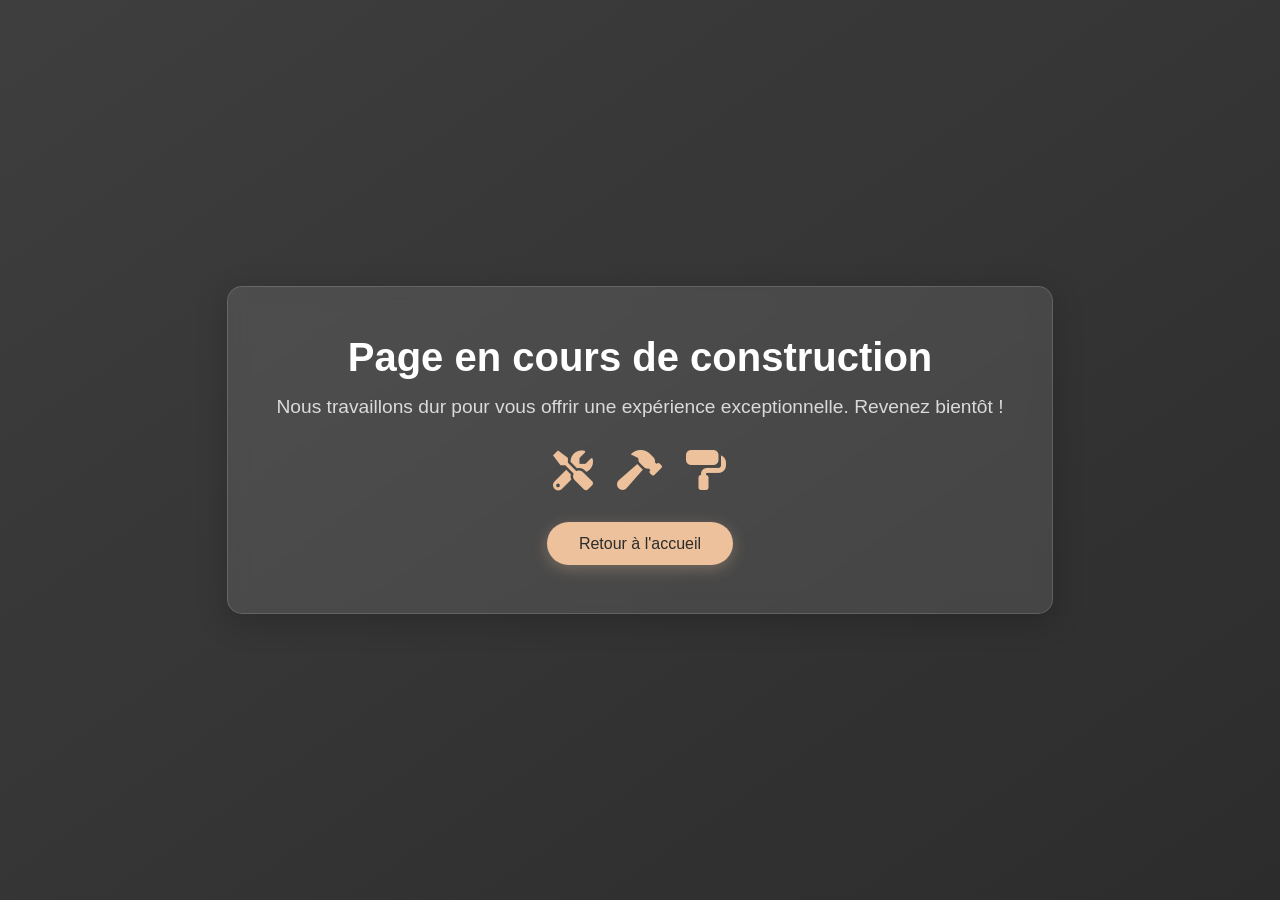
<file: about.html>
<!DOCTYPE html>
<html lang="fr">
<head>
  <meta charset="UTF-8">
  <meta name="viewport" content="width=device-width, initial-scale=1.0">
  <title>À propos - En cours de construction</title>
  <link rel="stylesheet" href="css/about.css">
  <link rel="stylesheet" href="https://cdnjs.cloudflare.com/ajax/libs/font-awesome/6.0.0/css/all.min.css">
</head>
<body>
  <div class="construction-container">
    <div class="construction-content">
      <h1>Page en cours de construction</h1>
      <p>Nous travaillons dur pour vous offrir une expérience exceptionnelle. Revenez bientôt !</p>
      <div class="construction-icons">
        <i class="fas fa-tools"></i>
        <i class="fas fa-hammer"></i>
        <i class="fas fa-paint-roller"></i>
      </div>
      <a href="index.html" class="home-button">Retour à l'accueil</a>
    </div>
  </div>
</body>
</html>
</file>
<file: maquette-4-medina/css/styles.css>
/* ============================================================
   ZEN DZ SOLUTIONS — Maquette 4 "Médina"
   Concept   : Cabinet premium, sobre, algérois
   Fonts     : Libre Baskerville (titres) + Karla (corps)
   Palette   : ivoire chaud, encre, vert algérien, or
   ============================================================ */

*, *::before, *::after { margin: 0; padding: 0; box-sizing: border-box; }

:root {
  /* Palette */
  --ivory:      #f9f5ee;
  --ivory-2:    #f2ebe0;
  --ink:        #1c1814;
  --ink-60:     rgba(28,24,20,.6);
  --ink-30:     rgba(28,24,20,.3);
  --ink-08:     rgba(28,24,20,.08);
  --green:      #1a6e3c;   /* vert algérien */
  --green-soft: #e8f3ed;
  --green-mid:  #2a8f50;
  --gold:       #c9a227;
  --gold-soft:  #fdf3d8;
  --white:      #fefcf8;

  /* Arabesque SVG (motif géométrique) */
  --arabesque: url("data:image/svg+xml,%3Csvg xmlns='http://www.w3.org/2000/svg' width='60' height='60'%3E%3Cg fill='none' stroke='%231a6e3c' stroke-width='.5' opacity='.18'%3E%3Cpolygon points='30,2 58,16 58,44 30,58 2,44 2,16'/%3E%3Cpolygon points='30,10 50,20 50,40 30,50 10,40 10,20'/%3E%3Cline x1='30' y1='2' x2='30' y2='58'/%3E%3Cline x1='2' y1='16' x2='58' y2='44'/%3E%3Cline x1='2' y1='44' x2='58' y2='16'/%3E%3Ccircle cx='30' cy='30' r='6'/%3E%3C/g%3E%3C/svg%3E");

  /* Type */
  --font-serif: 'Libre Baskerville', Georgia, serif;
  --font-sans:  'Karla', system-ui, sans-serif;

  /* Espacement */
  --r: 4px;     /* radius sobre, pas organique */
}

html { font-size: 16px; scroll-behavior: smooth; }
body {
  font-family: var(--font-sans);
  background: var(--ivory);
  color: var(--ink);
  overflow-x: hidden;
  -webkit-font-smoothing: antialiased;
}
img { display: block; max-width: 100%; }
a { color: inherit; }

/* ——— REVEAL ——— */
.reveal { opacity: 0; transform: translateY(20px); transition: opacity .8s cubic-bezier(.22,1,.36,1), transform .8s cubic-bezier(.22,1,.36,1); }
.reveal.visible { opacity: 1; transform: none; }
.d1 { transition-delay: .12s; }
.d2 { transition-delay: .24s; }
.d3 { transition-delay: .36s; }

/* ============================================================
   NAV
   ============================================================ */
nav {
  position: sticky; top: 0; z-index: 100;
  background: rgba(249,245,238,.97);
  backdrop-filter: blur(12px);
  border-bottom: 1px solid var(--ink-08);
  display: flex; align-items: center; justify-content: space-between;
  padding: 0 56px; height: 64px;
  transition: border-color .3s;
}
nav.scrolled { border-bottom-color: var(--ink-30); }

.nav-brand { display: flex; align-items: center; gap: 14px; text-decoration: none; }
.nav-brand img { height: 38px; }
.nav-brand-name {
  font-family: var(--font-serif);
  font-size: 14px; font-weight: 700;
  color: var(--ink); letter-spacing: .02em;
}

.nav-links { display: flex; align-items: center; gap: 2px; }
.nav-links a {
  padding: 8px 18px;
  font-family: var(--font-sans); font-size: 13px; font-weight: 500;
  color: var(--ink-60); text-decoration: none; letter-spacing: .01em;
  transition: color .2s;
}
.nav-links a:hover { color: var(--ink); }
.nav-cta {
  background: var(--ink) !important; color: var(--white) !important;
  border-radius: var(--r); padding: 9px 22px !important;
  font-weight: 600 !important; color: #fff !important;
  transition: background .2s !important;
}
.nav-cta:hover { background: var(--green) !important; }

/* ============================================================
   HERO — SPLIT SCREEN
   ============================================================ */
.hero {
  display: grid;
  grid-template-columns: 1fr 1fr;
  min-height: calc(100vh - 64px);
}

/* Panneau gauche — texte sur fond encre */
.hero-left {
  background: var(--ink);
  padding: 80px 64px;
  display: flex; flex-direction: column; justify-content: center;
  position: relative; overflow: hidden;
}
.hero-left::before {
  content: '';
  position: absolute; inset: 0;
  background: var(--arabesque);
  opacity: .25;
  pointer-events: none;
}
.hero-eyebrow {
  font-family: var(--font-sans); font-size: 11px; font-weight: 600;
  letter-spacing: 3px; text-transform: uppercase; color: var(--gold);
  margin-bottom: 28px; position: relative; z-index: 2;
}
.hero h1 {
  font-family: var(--font-serif);
  font-size: clamp(38px, 4.5vw, 62px);
  font-weight: 700; line-height: 1.12;
  color: var(--white); position: relative; z-index: 2;
}
.hero h1 em { font-style: italic; color: var(--gold); }
.hero-desc {
  font-size: 15px; line-height: 1.85; color: rgba(254,252,248,.55);
  max-width: 420px; margin-top: 24px; position: relative; z-index: 2;
}
.hero-actions {
  display: flex; gap: 14px; margin-top: 40px; position: relative; z-index: 2;
  flex-wrap: wrap;
}
.btn-primary {
  display: inline-flex; align-items: center; gap: 10px;
  background: var(--green); color: var(--white);
  border-radius: var(--r); padding: 14px 28px;
  text-decoration: none; font-family: var(--font-sans);
  font-size: 13.5px; font-weight: 600; letter-spacing: .02em;
  transition: background .2s;
}
.btn-primary:hover { background: var(--green-mid); }
.btn-outline {
  display: inline-flex; align-items: center; gap: 8px;
  border: 1px solid rgba(254,252,248,.25); border-radius: var(--r);
  padding: 14px 24px;
  text-decoration: none; font-size: 13.5px; font-weight: 500;
  color: rgba(254,252,248,.7); letter-spacing: .02em;
  transition: border-color .2s, color .2s;
}
.btn-outline:hover { border-color: rgba(254,252,248,.6); color: var(--white); }

/* Panneau droit — photo avec arabesque en overlay */
.hero-right {
  background-color: var(--ivory-2);
  background-image:
    var(--arabesque),
    linear-gradient(to bottom, rgba(249,245,238,.15) 0%, rgba(249,245,238,.75) 55%, rgba(249,245,238,.97) 100%),
    url('https://images.unsplash.com/photo-1497366811353-6870744d04b2?w=900&q=80');
  background-size: auto, 100% 100%, cover;
  background-position: center, center, center top;
  display: flex; flex-direction: column; justify-content: flex-end;
  padding: 56px 56px 64px;
  position: relative;
}
.hero-stats-grid {
  display: grid; grid-template-columns: 1fr 1fr;
  gap: 2px; position: relative; z-index: 2;
}
.hero-stat-block {
  background: var(--white);
  padding: 28px 24px;
}
.hero-stat-num {
  font-family: var(--font-serif);
  font-size: clamp(36px, 4vw, 52px); font-weight: 700;
  color: var(--ink); line-height: 1;
}
.hero-stat-num sup { font-size: .45em; vertical-align: super; }
.hero-stat-label {
  font-size: 11.5px; font-weight: 500; letter-spacing: .5px;
  color: var(--ink-60); margin-top: 8px;
}
.hero-stat-accent { color: var(--green); }

/* ============================================================
   BANDEAU DE CONFIANCE
   ============================================================ */
.trust-bar {
  background: var(--green);
  display: flex; align-items: center; justify-content: center;
  gap: 48px; padding: 16px 48px; flex-wrap: wrap;
}
.trust-item {
  display: flex; align-items: center; gap: 10px;
  font-family: var(--font-sans); font-size: 12.5px; font-weight: 600;
  color: rgba(254,252,248,.85); letter-spacing: .03em;
}
.trust-item::before { content: '◆'; font-size: 6px; color: var(--gold); }

/* ============================================================
   SERVICES — grille formelle 2 colonnes + numéros romains
   ============================================================ */
.services {
  padding: 96px 56px;
  background: var(--white);
}
.section-eyebrow {
  font-family: var(--font-sans); font-size: 10.5px; font-weight: 600;
  letter-spacing: 3px; text-transform: uppercase; color: var(--green);
  display: flex; align-items: center; gap: 14px; margin-bottom: 16px;
}
.section-eyebrow::after { content: ''; flex: 1; max-width: 40px; height: 1px; background: var(--green); }
.section-title {
  font-family: var(--font-serif);
  font-size: clamp(28px, 3.5vw, 44px); font-weight: 700;
  line-height: 1.15; color: var(--ink);
}
.section-title em { font-style: italic; color: var(--green); }

.services-grid {
  display: grid; grid-template-columns: 1fr 1fr;
  gap: 1px; margin-top: 56px;
  background: var(--ink-08);
}
.service-item {
  background: var(--white); padding: 44px 40px 40px;
  display: grid; grid-template-columns: 52px 1fr; gap: 24px;
  transition: background .25s;
}
.service-item:hover { background: var(--ivory); }
.service-roman {
  font-family: var(--font-serif);
  font-size: 22px; font-weight: 700; color: var(--green);
  letter-spacing: .02em; padding-top: 2px; opacity: .7;
}
.service-content {}
.service-name {
  font-family: var(--font-serif);
  font-size: 20px; font-weight: 700; color: var(--ink);
  margin-bottom: 10px; line-height: 1.2;
}
.service-desc {
  font-size: 13.5px; line-height: 1.8; color: var(--ink-60);
}
.service-tag {
  display: inline-block; margin-top: 14px;
  font-size: 10.5px; font-weight: 700; letter-spacing: 1.5px;
  text-transform: uppercase; color: var(--green);
}

/* ============================================================
   NOTRE MÉTHODE — timeline verticale
   ============================================================ */
.methode {
  padding: 96px 56px;
  background: var(--ivory);
  display: grid; grid-template-columns: 1fr 1fr; gap: 80px; align-items: start;
}
.methode-left {}
.methode-intro {
  font-size: 15px; line-height: 1.9; color: var(--ink-60); margin-top: 20px; max-width: 380px;
}

.timeline { margin-top: 0; position: relative; }
.timeline::before {
  content: '';
  position: absolute; left: 20px; top: 0; bottom: 0;
  width: 1px; background: var(--ink-08);
}
.timeline-item {
  display: grid; grid-template-columns: 42px 1fr; gap: 24px;
  padding-bottom: 40px; position: relative;
}
.timeline-item:last-child { padding-bottom: 0; }
.timeline-dot {
  width: 42px; height: 42px; border-radius: 50%;
  background: var(--white);
  border: 1px solid var(--ink-08);
  display: flex; align-items: center; justify-content: center;
  font-family: var(--font-serif); font-size: 14px; font-weight: 700;
  color: var(--green); position: relative; z-index: 2;
  flex-shrink: 0;
}
.timeline-body {}
.timeline-step {
  font-size: 10.5px; font-weight: 600; letter-spacing: 2px;
  text-transform: uppercase; color: var(--ink-30); margin-bottom: 6px;
  padding-top: 11px;
}
.timeline-title {
  font-family: var(--font-serif); font-size: 17px; font-weight: 700;
  color: var(--ink); margin-bottom: 8px;
}
.timeline-desc { font-size: 13.5px; line-height: 1.75; color: var(--ink-60); }

/* ============================================================
   ENGAGEMENTS — section statement sur fond vert
   ============================================================ */
.engagements {
  background: var(--green);
  padding: 88px 56px;
  background-image: var(--arabesque);
}
.engagements-header { text-align: center; max-width: 560px; margin: 0 auto 64px; }
.engagements-header .section-eyebrow { justify-content: center; }
.engagements-header .section-eyebrow::after { display: none; }
.engagements-header .section-eyebrow { color: var(--gold); }
.engagements-title {
  font-family: var(--font-serif);
  font-size: clamp(26px, 3.5vw, 40px); font-weight: 700;
  color: var(--white); margin-top: 14px; line-height: 1.2;
}

.engagements-grid {
  display: grid; grid-template-columns: repeat(3, 1fr);
  gap: 2px;
}
.engagement-block {
  background: rgba(254,252,248,.06);
  padding: 36px 32px;
  transition: background .2s;
}
.engagement-block:hover { background: rgba(254,252,248,.1); }
.engagement-num {
  font-family: var(--font-serif);
  font-size: 48px; font-weight: 700; color: var(--gold);
  line-height: 1; margin-bottom: 16px; opacity: .7;
}
.engagement-title {
  font-family: var(--font-serif);
  font-size: 17px; font-weight: 700; color: var(--white);
  margin-bottom: 10px;
}
.engagement-desc { font-size: 13px; line-height: 1.75; color: rgba(254,252,248,.6); }

/* ============================================================
   TÉMOIGNAGES — colonnes éditoriales
   ============================================================ */
.temoignages {
  padding: 96px 56px;
  background: var(--white);
}
.temoignages-grid {
  display: grid; grid-template-columns: repeat(3, 1fr);
  gap: 1px; margin-top: 56px; background: var(--ink-08);
}
.temoignage-item {
  background: var(--white); padding: 40px 36px;
}
.temoignage-stars {
  color: var(--gold); font-size: 14px; letter-spacing: 2px; margin-bottom: 20px;
}
.temoignage-text {
  font-family: var(--font-serif);
  font-size: 15px; font-weight: 400; line-height: 1.75;
  font-style: italic; color: var(--ink);
}
.temoignage-rule { height: 1px; background: var(--ink-08); margin: 24px 0; }
.temoignage-author {
  font-family: var(--font-sans); font-size: 12px; font-weight: 700;
  color: var(--ink); text-transform: uppercase; letter-spacing: .8px;
}
.temoignage-role { font-size: 12px; color: var(--ink-60); margin-top: 3px; }
.temoignage-source {
  display: inline-block; margin-top: 12px;
  font-size: 10px; font-weight: 600; letter-spacing: 1.5px;
  text-transform: uppercase; color: var(--green);
}

/* ============================================================
   CONTACT — sobre, formel
   ============================================================ */
.contact {
  padding: 96px 56px;
  background: var(--ivory);
  display: grid; grid-template-columns: 1fr 1fr; gap: 72px; align-items: start;
}
.contact-intro {
  font-size: 15px; line-height: 1.9; color: var(--ink-60);
  margin-top: 20px; margin-bottom: 36px; max-width: 380px;
}
.contact-detail {
  display: flex; gap: 16px; align-items: flex-start;
  padding: 20px 0;
  border-bottom: 1px solid var(--ink-08);
}
.contact-detail:first-of-type { border-top: 1px solid var(--ink-08); }
.detail-label {
  font-size: 10.5px; font-weight: 600; letter-spacing: 2px;
  text-transform: uppercase; color: var(--ink-30); min-width: 80px; padding-top: 2px;
}
.detail-value {
  font-family: var(--font-serif); font-size: 15px; font-weight: 700; color: var(--ink);
}
.detail-value a { text-decoration: none; color: inherit; }

.contact-form-panel {}
.form-head {
  font-family: var(--font-serif); font-size: 22px; font-weight: 700;
  color: var(--ink); margin-bottom: 6px;
}
.form-subhead { font-size: 13px; color: var(--ink-60); margin-bottom: 32px; }

.form-group { margin-bottom: 18px; }
.form-group label {
  display: block; font-size: 10.5px; font-weight: 600;
  letter-spacing: 1.5px; text-transform: uppercase;
  color: var(--ink-60); margin-bottom: 8px;
}
.form-group input,
.form-group select,
.form-group textarea {
  width: 100%;
  background: var(--white);
  border: 1px solid var(--ink-08);
  border-radius: var(--r);
  padding: 13px 16px;
  font-family: var(--font-sans); font-size: 14px; color: var(--ink);
  outline: none; transition: border-color .2s, box-shadow .2s;
}
.form-group input:focus,
.form-group select:focus,
.form-group textarea:focus {
  border-color: var(--green);
  box-shadow: 0 0 0 3px rgba(26,110,60,.1);
}
.form-group textarea { resize: none; height: 110px; }
.form-row { display: grid; grid-template-columns: 1fr 1fr; gap: 14px; }

.btn-submit {
  width: 100%; background: var(--ink); color: var(--white);
  border: none; border-radius: var(--r); padding: 15px;
  font-family: var(--font-sans); font-size: 14px; font-weight: 600;
  letter-spacing: .04em; cursor: pointer;
  transition: background .2s;
}
.btn-submit:hover { background: var(--green); }
#form-success {
  display: none; margin-top: 14px;
  font-size: 13px; color: var(--green); font-weight: 600;
}

/* ============================================================
   FOOTER — bande drapeau + mentions
   ============================================================ */
.footer-flag {
  display: flex; height: 6px;
}
.flag-green { flex: 1; background: var(--green); }
.flag-white { flex: 1; background: var(--white); }

footer {
  background: var(--ink); padding: 36px 56px;
  display: flex; justify-content: space-between; align-items: center;
  flex-wrap: wrap; gap: 16px;
}
.footer-brand { display: flex; align-items: center; gap: 14px; text-decoration: none; }
.footer-brand img { height: 28px; opacity: .45; }
.footer-brand-name {
  font-family: var(--font-serif); font-size: 12px; font-weight: 700;
  color: rgba(254,252,248,.3); letter-spacing: .05em;
}
footer p { font-size: 11.5px; color: rgba(254,252,248,.2); }
.footer-links { display: flex; gap: 28px; }
.footer-links a {
  font-size: 11.5px; color: rgba(254,252,248,.25);
  text-decoration: none; transition: color .2s;
}
.footer-links a:hover { color: var(--gold); }

/* ——— WHATSAPP & SCROLL TOP ——— */
.whatsapp-float {
  position: fixed; bottom: 24px; right: 24px; z-index: 90;
  width: 50px; height: 50px; border-radius: 50%;
  background: #25D366; display: flex; align-items: center; justify-content: center;
  text-decoration: none; box-shadow: 0 4px 16px rgba(37,211,102,.4);
  transition: transform .2s;
}
.whatsapp-float:hover { transform: scale(1.08); }
.whatsapp-float svg { width: 26px; height: 26px; fill: #fff; }

#scroll-top {
  position: fixed; bottom: 84px; right: 24px; z-index: 90;
  width: 42px; height: 42px; border-radius: 50%;
  background: var(--ink); color: var(--white); border: none;
  font-size: 18px; cursor: pointer;
  display: flex; align-items: center; justify-content: center;
  box-shadow: 0 4px 12px rgba(28,24,20,.25);
  opacity: 0; pointer-events: none;
  transition: opacity .3s, transform .3s;
}
#scroll-top.visible { opacity: 1; pointer-events: auto; }
#scroll-top:hover { transform: translateY(-3px); }

/* ============================================================
   RESPONSIVE
   ============================================================ */
@media (max-width: 1100px) {
  .services-grid { grid-template-columns: 1fr; }
  .methode { grid-template-columns: 1fr; gap: 48px; }
  .engagements-grid { grid-template-columns: 1fr 1fr; }
  .temoignages-grid { grid-template-columns: 1fr 1fr; }
  .contact { grid-template-columns: 1fr; gap: 48px; }
}
@media (max-width: 768px) {
  nav { padding: 0 20px; }
  .hero { grid-template-columns: 1fr; }
  .hero-right { display: none; }
  .hero-left { padding: 60px 28px 56px; }
  .services, .methode, .temoignages, .contact { padding: 64px 24px; }
  .engagements { padding: 64px 24px; }
  .engagements-grid { grid-template-columns: 1fr; }
  .temoignages-grid { grid-template-columns: 1fr; }
  .trust-bar { gap: 24px; padding: 14px 20px; }
  footer { flex-direction: column; text-align: center; padding: 28px 20px; }
  .footer-links { flex-wrap: wrap; justify-content: center; }
  .form-row { grid-template-columns: 1fr; }
  .nav-links a:not(.nav-cta) { display: none; }
}
</file>
<file: css/about.css>
/* ===== RESET & BASE ===== */
* {
    margin: 0;
    padding: 0;
    box-sizing: border-box;
    font-family: 'Segoe UI', sans-serif;
  }
  
  body {
    display: flex;
    justify-content: center;
    align-items: center;
    min-height: 100vh;
    background: linear-gradient(145deg, #3E3E3E, #2C2C2C); /* Dégradé sombre */
    color: white;
  }
  
  /* ===== CONTAINER ===== */
  .construction-container {
    text-align: center;
    background: rgba(255, 255, 255, 0.1); /* Fond semi-transparent */
    backdrop-filter: blur(10px); /* Effet de flou */
    padding: 3rem;
    border-radius: 15px;
    border: 1px solid rgba(255, 255, 255, 0.15);
    box-shadow: 0 8px 32px rgba(0, 0, 0, 0.2);
  }
  
  .construction-content h1 {
    font-size: 2.5rem;
    margin-bottom: 1rem;
  }
  
  .construction-content p {
    font-size: 1.2rem;
    margin-bottom: 2rem;
    color: rgba(255, 255, 255, 0.8);
  }
  
  /* Icônes */
  .construction-icons {
    display: flex;
    justify-content: center;
    gap: 1.5rem;
    margin-bottom: 2rem;
  }
  
  .construction-icons i {
    font-size: 2.5rem;
    color: #ecc19c; /* Couleur d'accent */
    animation: float 3s ease-in-out infinite;
  }
  
  .construction-icons i:nth-child(2) {
    animation-delay: 0.5s;
  }
  
  .construction-icons i:nth-child(3) {
    animation-delay: 1s;
  }
  
  /* Animation des icônes */
  @keyframes float {
    0%, 100% {
      transform: translateY(0);
    }
    50% {
      transform: translateY(-10px);
    }
  }
  
  /* Bouton Retour à l'accueil */
  .home-button {
    display: inline-block;
    background: #ecc19c; /* Couleur d'accent */
    color: #2C2C2C; /* Texte sombre */
    padding: 0.8rem 2rem;
    border-radius: 25px;
    text-decoration: none;
    font-weight: 500;
    transition: all 0.3s ease;
    box-shadow: 0 4px 15px rgba(236, 193, 156, 0.3); /* Ombre portée */
  }
  
  .home-button:hover {
    transform: translateY(-3px);
    box-shadow: 0 6px 20px rgba(236, 193, 156, 0.4); /* Ombre portée au survol */
    background: #d4a87c; /* Couleur d'accent légèrement plus foncée */
  }
</file>
